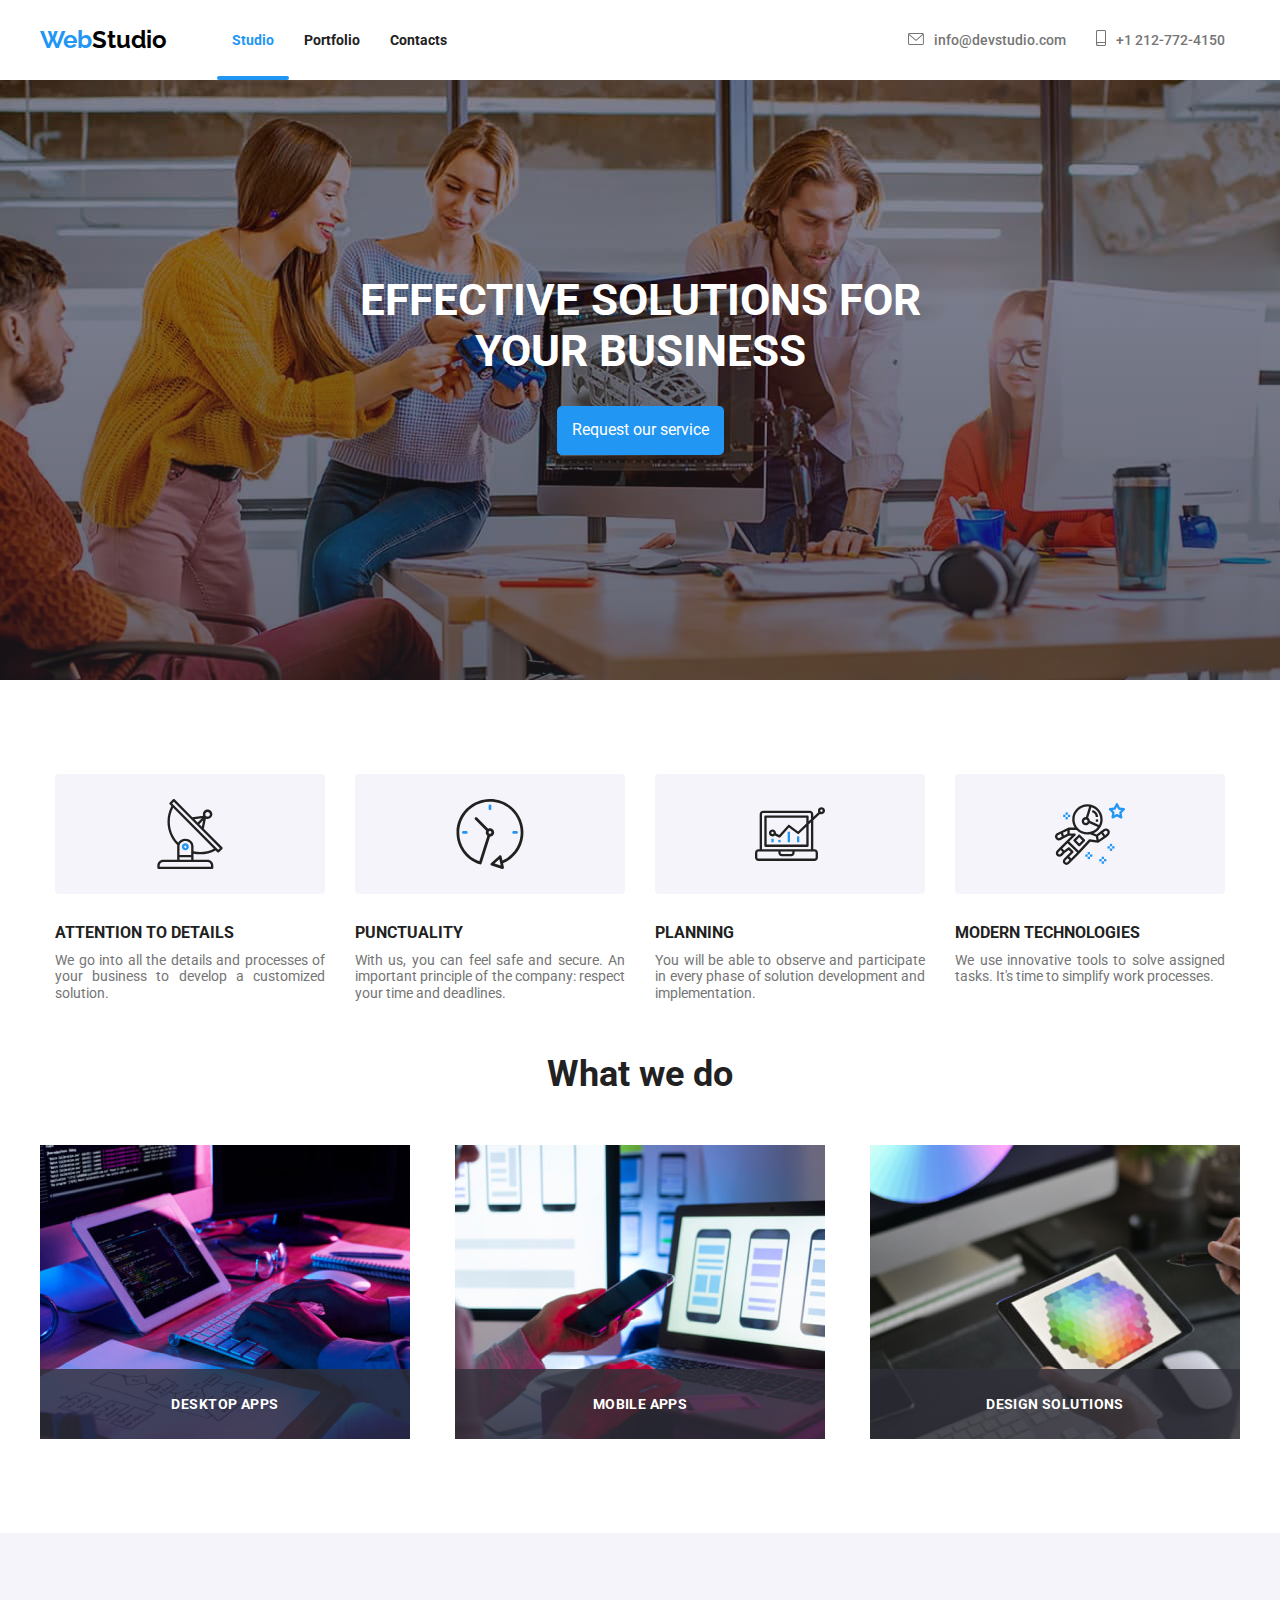
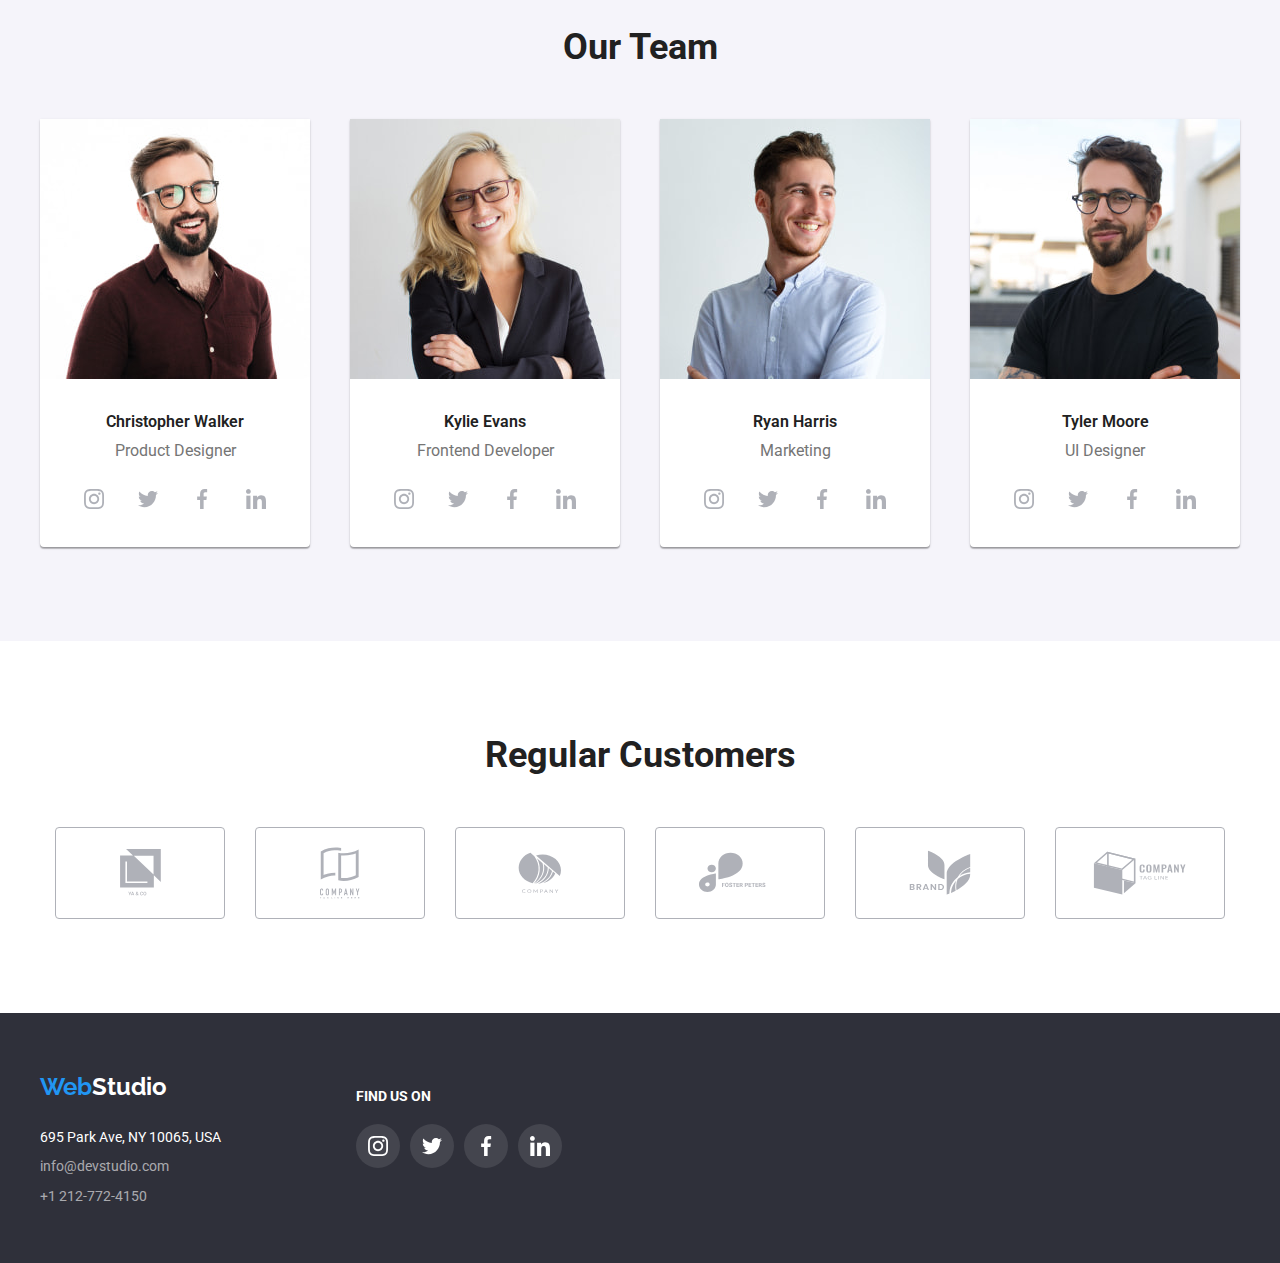
<file: index.html>
<!DOCTYPE html>
<html lang="en">
<head>
    <meta charset="UTF-8">
    <meta http-equiv="X-UA-Compatible" content="IE=edge">
    <meta name="viewport" content="width=device-width, initial-scale=1.0">
    <link rel="preconnect" href="https://fonts.googleapis.com">
    <link rel="preconnect" href="https://fonts.gstatic.com" crossorigin>
    <link href="https://fonts.googleapis.com/css2?family=Open+Sans:wght@300;400&family=Roboto:wght@300;400;500;700;900&display=swap" rel="stylesheet">
    <link href="https://fonts.googleapis.com/css2?family=Raleway:wght@700&display=swap" rel="stylesheet">
    <link rel="stylesheet" href="css/modern-normalize.css">
    <link rel="stylesheet" href="css/style.css">
    <title>WebStudio - Home Page</title>
</head>
<body>
    <header>
        <div class="nav-container">
            <div class="logo">
                <h4><a href="./index.html"><span class="primary-color">Web</span>Studio</a></h4>
            </div>
            <div class="links-container">
                    <nav class="nav-menu-links">
                        <a href="./index.html" class="item1 current">Studio</a>
                        <a href="./portfolio.html" class="item1">Portfolio</a>
                        <a href="#contact" class="item1">Contacts</a>
                    </nav>
                    <nav class="contact-details-links">
                        <a href="mailto:info@devstudio.com" class="item2">
                            <span class="nav-icon-container">
                                <svg class="nav-contact-icon1">
                                    <use href="./icons/symbol-defs.svg#icon-envelope">
                                </svg>
                            </span>
                            info@devstudio.com
                        </a>
                            <a href="tel:+1 212-772-4150" class="item2">
                                <span class="nav-icon-container">
                                    <svg class="nav-contact-icon2">
                                        <use href="./icons/symbol-defs.svg#icon-smartphone">
                                    </svg>
                                </span>
                                +1 212-772-4150
                            </a>
                    </nav>
            </div>
        </div>
        <div class="banner">
            <h1>EFFECTIVE SOLUTIONS FOR<br> YOUR BUSINESS</h1>
            <button data-modal-open class="main-btn" type="button">Request our service</button>
        </div>
    </header>
    <main>
        <section>
            <div class="about-description about-icons-margin">
                <div class="about-description-item gray-background">
                    <span class="about-icon-container">
                        <svg class="about-icon">
                            <use href="./icons/symbol-defs.svg#icon-antenna">
                        </svg>
                    </span>
                </div>
                <div class="about-description-item gray-background">
                    <span class="about-icon-container">
                        <svg class="about-icon">
                            <use href="./icons/symbol-defs.svg#icon-clock">
                        </svg>
                    </span>
                </div>
                <div class="about-description-item gray-background">
                    <span class="about-icon-container">
                        <svg class="about-icon">
                            <use href="./icons/symbol-defs.svg#icon-diagram">
                        </svg>
                    </span>
                </div>
                <div class="about-description-item gray-background">
                    <span class="about-icon-container">
                        <svg class="about-icon">
                            <use href="./icons/symbol-defs.svg#icon-astronaut">
                        </svg>
                    </span>
                </div>
            </div>
            <div class="about-description">
                <div class="about-description-item">
                    <h4>ATTENTION TO DETAILS</h4>
                    <p>We go into all the details and processes of your business to develop a customized solution.</p>
                </div>
                <div class="about-description-item">
                    <h4>PUNCTUALITY</h4>
                    <p>With us, you can feel safe and secure. An important principle of the company: respect your time and deadlines.</p>
                </div>
                <div class="about-description-item">
                    <h4>PLANNING</h4>
                    <p>You will be able to observe and participate in every phase of solution development and implementation.</p>
                </div>
                <div class="about-description-item">
                    <h4>MODERN TECHNOLOGIES</h4>
                    <p>We use innovative tools to solve assigned tasks. It's time to simplify work processes.</p>
                </div>
            </div>
        </section>
        <section>
            <div class="about-tasks">
                <h2 class="section-title">What we do</h2>
                <ul>
                    <li class="task-container">
                        <img src="./images/task/task1.jpg" width="370" alt="What we do photo">
                        <div class="task-description">
                            DESKTOP APPS
                        </div>
                    </li>
                    <li class="task-container">
                        <img src="./images/task/task2.jpg" width="370" alt="What we do photo">
                        <div class="task-description">
                            MOBILE APPS
                        </div>
                    </li>
                    <li class="task-container">
                        <img src="./images/task/task3.jpg" width="370" alt="What we do photo">
                        <div class="task-description">
                            DESIGN SOLUTIONS
                        </div>
                    </li>
                </ul>
            </div>
        </section>
        <section>
            <div class="about-us-banner">
                <h2 class="section-title">Our Team</h2>
                <ul>
                    <li>
                        <div class="column-item">
                            <img src="./images/people/person1.jpg" width="270" alt="Product Designer Photo">
                            <h4>Christopher Walker</h4>
                            <p>Product Designer</p>
                            <div class="about-social-links">
                                <ul class="social-links-icons">
                                    <a href="https://www.instagram.com">
                                        <li class="social-item-container">
                                            <svg class="social-icon">
                                                <use href="./icons/symbol-defs.svg#icon-instagram">
                                            </svg>
                                        </li>
                                    </a>
                                    <a href="https://www.twitter.com">
                                        <li class="social-item-container">
                                            <svg class="social-icon">
                                                <use href="./icons/symbol-defs.svg#icon-twitter">
                                            </svg>
                                        </li>
                                    </a>
                                    <a href="https://www.facebook.com">
                                        <li class="social-item-container">
                                            <svg class="social-icon">
                                                <use href="./icons/symbol-defs.svg#icon-facebook">
                                            </svg>
                                        </li>
                                    </a>
                                    <a href="https://www.linkedin.com">
                                        <li class="social-item-container">
                                            <svg class="social-icon">
                                                <use href="./icons/symbol-defs.svg#icon-linkedin">
                                            </svg>
                                        </li>
                                    </a>
                                </ul>
                            </div>
                        </div>
                    </li>
                    <li>
                        <div class="column-item">
                            <img src="./images/people/person2.jpg" width="270" alt="Frontend Developer Photo">
                            <h4>Kylie Evans</h4>
                            <p>Frontend Developer</p>
                            <div class="about-social-links">
                                <ul class="social-links-icons">
                                    <a href="https://www.instagram.com">
                                        <li class="social-item-container">
                                            <svg class="social-icon">
                                                <use href="./icons/symbol-defs.svg#icon-instagram">
                                            </svg>
                                        </li>
                                    </a>
                                    <a href="https://www.twitter.com">
                                        <li class="social-item-container">
                                            <svg class="social-icon">
                                                <use href="./icons/symbol-defs.svg#icon-twitter">
                                            </svg>
                                        </li>
                                    </a>
                                    <a href="https://www.facebook.com">
                                        <li class="social-item-container">
                                            <svg class="social-icon">
                                                <use href="./icons/symbol-defs.svg#icon-facebook">
                                            </svg>
                                        </li>
                                    </a>
                                    <a href="https://www.linkedin.com">
                                        <li class="social-item-container">
                                            <svg class="social-icon">
                                                <use href="./icons/symbol-defs.svg#icon-linkedin">
                                            </svg>
                                        </li>
                                    </a>
                                </ul>
                            </div>
                        </div>
                    </li>
                    <li>
                        <div class="column-item">
                            <img src="./images/people/person3.jpg" width="270" alt="Marketing Photo">
                            <h4>Ryan Harris</h4>
                            <p>Marketing</p>
                            <div class="about-social-links">
                                <ul class="social-links-icons">
                                    <a href="https://www.instagram.com">
                                        <li class="social-item-container">
                                            <svg class="social-icon">
                                                <use href="./icons/symbol-defs.svg#icon-instagram">
                                            </svg>
                                        </li>
                                    </a>
                                    <a href="https://www.twitter.com">
                                        <li class="social-item-container">
                                            <svg class="social-icon">
                                                <use href="./icons/symbol-defs.svg#icon-twitter">
                                            </svg>
                                        </li>
                                    </a>
                                    <a href="https://www.facebook.com">
                                        <li class="social-item-container">
                                            <svg class="social-icon">
                                                <use href="./icons/symbol-defs.svg#icon-facebook">
                                            </svg>
                                        </li>
                                    </a>
                                    <a href="https://www.linkedin.com">
                                        <li class="social-item-container">
                                            <svg class="social-icon">
                                                <use href="./icons/symbol-defs.svg#icon-linkedin">
                                            </svg>
                                        </li>
                                    </a>
                                </ul>
                            </div>
                        </div>
                    </li>
                    <li>
                        <div class="column-item">
                            <img src="./images/people/person4.jpg" width="270" alt="UI Designer Photo">
                            <h4>Tyler Moore</h4>
                            <p>UI Designer</p>
                            <div class="about-social-links">
                                <ul class="social-links-icons">
                                    <a href="https://www.instagram.com">
                                        <li class="social-item-container">
                                            <svg class="social-icon">
                                                <use href="./icons/symbol-defs.svg#icon-instagram">
                                            </svg>
                                        </li>
                                    </a>
                                    <a href="https://www.twitter.com">
                                        <li class="social-item-container">
                                            <svg class="social-icon">
                                                <use href="./icons/symbol-defs.svg#icon-twitter">
                                            </svg>
                                        </li>
                                    </a>
                                    <a href="https://www.facebook.com">
                                        <li class="social-item-container">
                                            <svg class="social-icon">
                                                <use href="./icons/symbol-defs.svg#icon-facebook">
                                            </svg>
                                        </li>
                                    </a>
                                    <a href="https://www.linkedin.com">
                                        <li class="social-item-container">
                                            <svg class="social-icon">
                                                <use href="./icons/symbol-defs.svg#icon-linkedin">
                                            </svg>
                                        </li>
                                    </a>
                                </ul>
                            </div>
                        </div>
                    </li>
                </ul>
            </div>
        </section>
        <section>
            <div class="regular-customers-container">
                <h2 class="section-title">Regular Customers</h2>
                <ul class="regular-customer-links">
                    <a href="#">
                        <li class="customer-icons-container">
                            <svg class="customer-social-icon1">
                                <use href="./icons/symbol-defs.svg#icon-client1">
                            </svg>
                        </li>
                    </a>
                    <a href="#">
                        <li class="customer-icons-container">
                            <svg class="customer-social-icon2">
                                <use href="./icons/symbol-defs.svg#icon-client2">
                            </svg>
                        </li>
                    </a>
                    <a href="#">
                        <li class="customer-icons-container">
                            <svg class="customer-social-icon3">
                                <use href="./icons/symbol-defs.svg#icon-client3">
                            </svg>
                        </li>
                    </a>
                    <a href="#">
                        <li class="customer-icons-container">
                            <svg class="customer-social-icon4">
                                <use href="./icons/symbol-defs.svg#icon-client4">
                            </svg>
                        </li>
                    </a>
                    <a href="#">
                        <li class="customer-icons-container">
                            <svg class="customer-social-icon5">
                                <use href="./icons/symbol-defs.svg#icon-client5">
                            </svg>
                        </li>
                    </a>
                    <a href="#">
                        <li class="customer-icons-container">
                            <svg class="customer-social-icon6">
                                <use href="./icons/symbol-defs.svg#icon-client6">
                            </svg>
                        </li>
                    </a>
                </ul>
            </div>
        </section>
    </main>
    <footer class="footer-bg">
        <div class="footer-container">
            <div class="logo-contact-wrap">
            <div class="footer-logo">
                <h4><a href="./index.html"><span class="primary-color">Web</span>Studio</a></h4>
            </div>
            <address id="contact">
            <h6>695 Park Ave, NY 10065, USA</h6>
            <p><a href="mailto:info@devstudio.com">info@devstudio.com</a></p>
            <p><a href="tel:+1 212-772-4150">+1 212-772-4150</a></p>
            </address>
            </div>
            <div class="footer-social-links-container">
                <p>FIND US ON</p>
                <ul class="footer-social-links">
                    <a href="https://www.instagram.com">
                        <li class="footer-social-item-container">
                            <svg class="footer-social-icon">
                                <use href="./icons/symbol-defs.svg#icon-instagram">
                            </svg>
                        </li>
                    </a>
                    <a href="https://www.twitter.com">
                        <li class="footer-social-item-container">
                            <svg class="footer-social-icon">
                                <use href="./icons/symbol-defs.svg#icon-twitter">
                            </svg>
                        </li>
                    </a>
                    <a href="https://www.facebook.com">
                        <li class="footer-social-item-container">
                            <svg class="footer-social-icon">
                                <use href="./icons/symbol-defs.svg#icon-facebook">
                            </svg>
                        </li>
                    </a>
                    <a href="https://www.linkedin.com">
                        <li class="footer-social-item-container">
                            <svg class="footer-social-icon">
                                <use href="./icons/symbol-defs.svg#icon-linkedin">
                            </svg>
                        </li>
                    </a>
                </ul>
            </div>
        </div>
    </footer>

<!-- Modal -->
<div class="modal is-hidden" data-modal>
    <div class="modal-content">
        <button class="close-btn" data-modal-close>&times;</button>
    </div>
</div>


    <script src="./js/modal.js"></script>

</body>
</html>
</file>
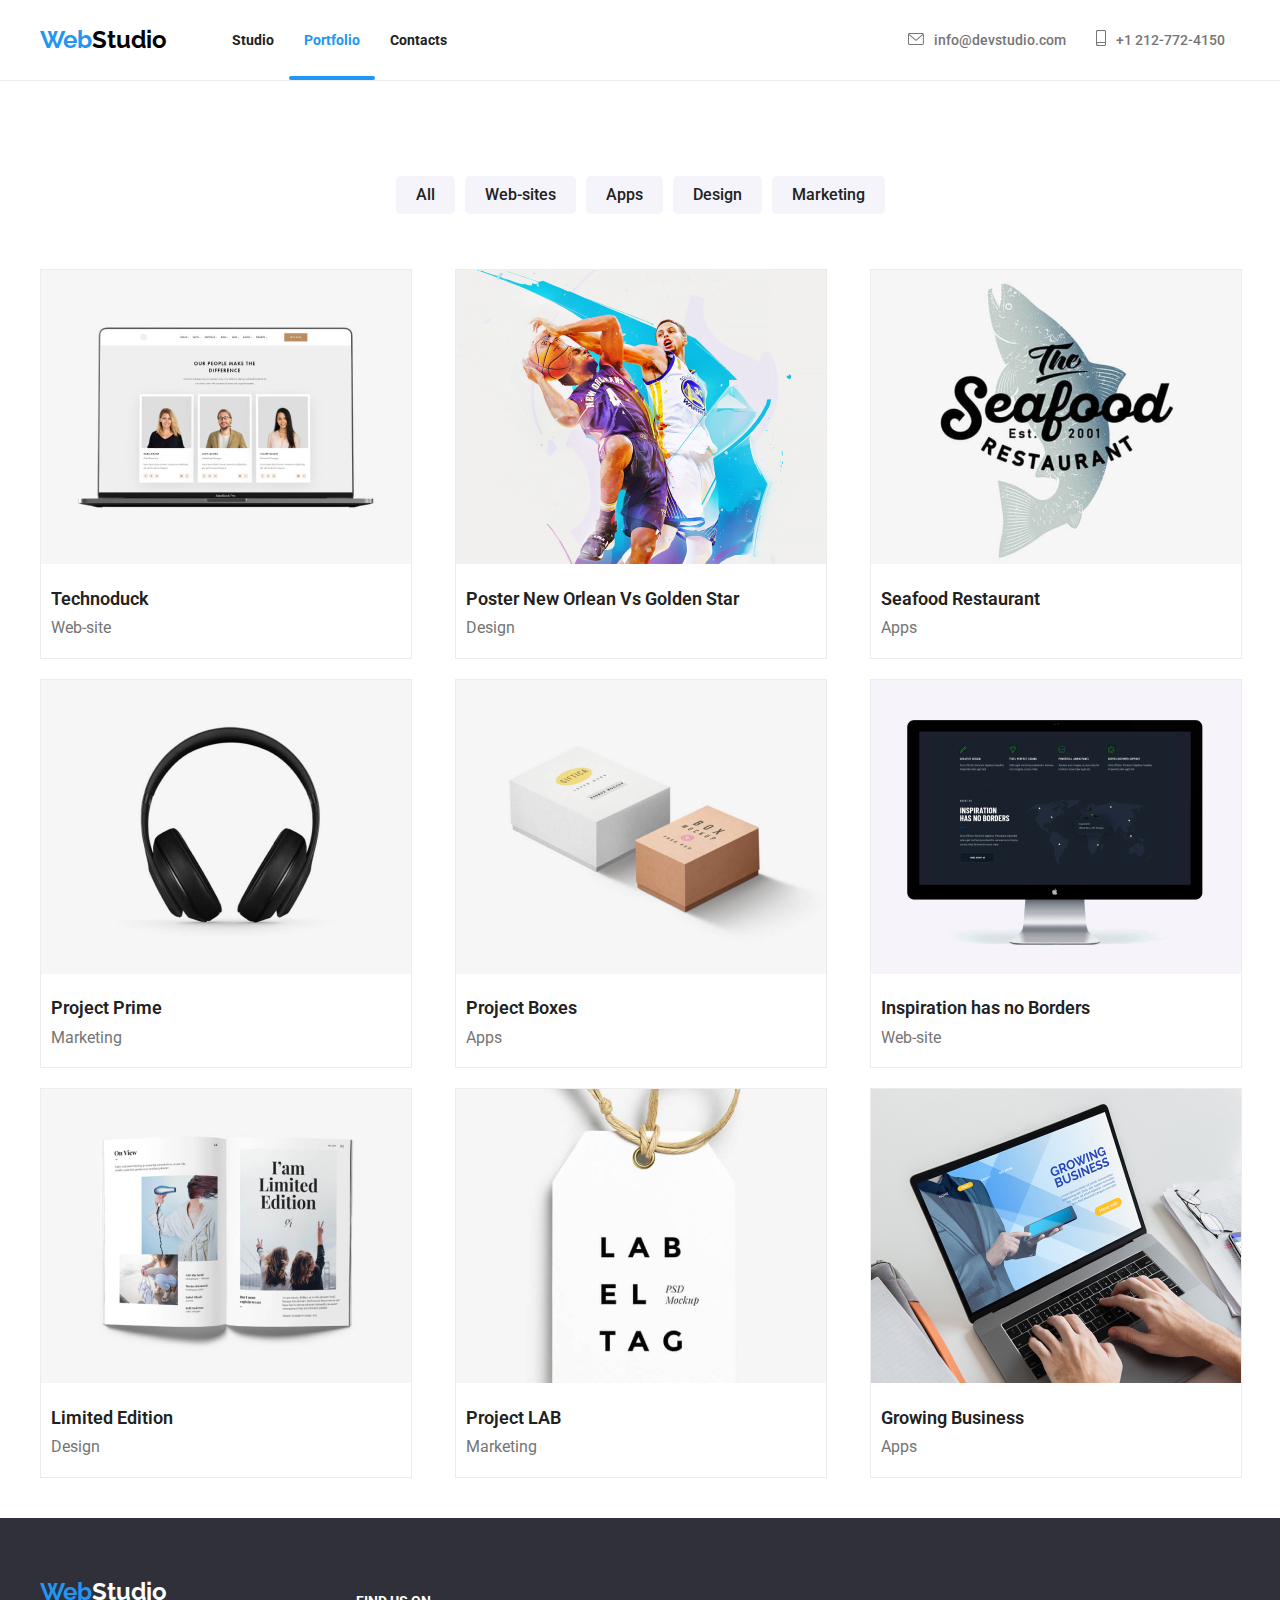
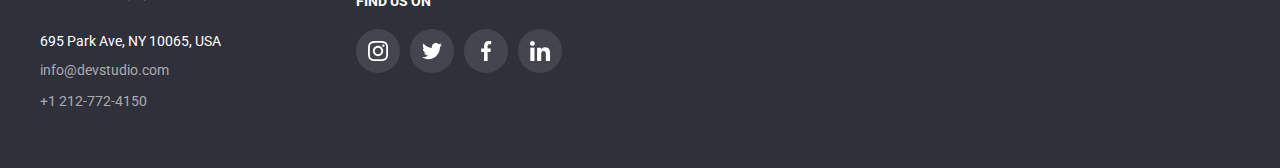
<file: portfolio.html>
<!DOCTYPE html>
<html lang="en">
<head>
    <meta charset="UTF-8">
    <meta http-equiv="X-UA-Compatible" content="IE=edge">
    <meta name="viewport" content="width=device-width, initial-scale=1.0">
    <link rel="preconnect" href="https://fonts.googleapis.com">
    <link rel="preconnect" href="https://fonts.gstatic.com" crossorigin>
    <link href="https://fonts.googleapis.com/css2?family=Open+Sans:wght@300;400&family=Roboto:wght@300;400;500;700;900&display=swap" rel="stylesheet">
    <link href="https://fonts.googleapis.com/css2?family=Raleway:wght@700&display=swap" rel="stylesheet">
    <link rel="stylesheet" href="css/modern-normalize.css">
    <link rel="stylesheet" href="css/style.css">
    <title>WebStudio - Portfolio</title>
</head>
<body>
    <header>
        <div class="nav-container">
            <div class="logo">
                <h4><a href="./index.html"><span class="primary-color">Web</span>Studio</a></h4>
            </div>
            <div class="links-container">
                    <nav class="nav-menu-links">
                        <a href="./index.html" class="item1">Studio</a>
                        <a href="./portfolio.html" class="item1 current">Portfolio</a>
                        <a href="#contact" class="item1">Contacts</a>
                    </nav>
                    <nav class="contact-details-links">
                        <a href="mailto:info@devstudio.com" class="item2">
                            <span class="nav-icon-container">
                                <svg class="nav-contact-icon1">
                                    <use href="./icons/symbol-defs.svg#icon-envelope">
                                </svg>
                            </span>
                            info@devstudio.com
                        </a>
                            <a href="tel:+1 212-772-4150" class="item2">
                                <span class="nav-icon-container">
                                    <svg class="nav-contact-icon2">
                                        <use href="./icons/symbol-defs.svg#icon-smartphone">
                                    </svg>
                                </span>
                                +1 212-772-4150
                            </a>
                    </nav>
            </div>
        </div>
    </header>
    <main>
        <section>
            <div class="portfolio-banner">
                <div class="portfolio-menu">
                    <button class="portfolio-btn" type="button">All</button>
                    <button class="portfolio-btn" type="button">Web-sites</button>
                    <button class="portfolio-btn" type="button">Apps</button>
                    <button class="portfolio-btn" type="button">Design</button>
                    <button class="portfolio-btn" type="button">Marketing</button>
                </div>
                <ul>
                    <li>
                        <div class="portfolio-column-item">
                            <div class="overlay-container">
                                <img src="./images/portfolio/port-item1.jpg" width="370" alt="Portfolio Item 1">
                                <div class="portfolio-overlay">
                                    <div class="portfolio-overlay-text">
                                        Lorem ipsum dolor sit amet consectetur adipisicing elit. Voluptatem nobis facere quod veritatis alias maxime totam odit quidem in, dolorem, quo explicabo magni animi nisi, saepe fugiat officia quisquam quaerat?
                                    </div>
                                </div>
                            </div>
                            <h4>Technoduck</h4>
                            <p>Web-site</p>
                        </div>
                    </li>
                    <li>
                        <div class="portfolio-column-item">
                            <div class="overlay-container">
                                <img src="./images/portfolio/port-item2.jpg" width="370" alt="Portfolio Item 2">
                                <div class="portfolio-overlay">
                                    <div class="portfolio-overlay-text">
                                        Lorem ipsum dolor sit amet consectetur adipisicing elit. Voluptatem nobis facere quod veritatis alias maxime totam odit quidem in, dolorem, quo explicabo magni animi nisi, saepe fugiat officia quisquam quaerat?
                                    </div>
                                </div>
                            </div>
                            <h4>Poster New Orlean Vs Golden Star</h4>
                            <p>Design</p>
                        </div>
                    </li>
                    <li>
                        <div class="portfolio-column-item">
                            <div class="overlay-container">
                                <img src="./images/portfolio/port-item3.jpg" width="370" alt="Portfolio Item 3">
                                <div class="portfolio-overlay">
                                    <div class="portfolio-overlay-text">
                                        Lorem ipsum dolor sit amet consectetur adipisicing elit. Voluptatem nobis facere quod veritatis alias maxime totam odit quidem in, dolorem, quo explicabo magni animi nisi, saepe fugiat officia quisquam quaerat?
                                    </div>
                                </div>
                            </div>
                            <h4>Seafood Restaurant</h4>
                            <p>Apps</p>
                        </div>
                    </li>
                    <li>
                        <div class="portfolio-column-item">
                            <div class="overlay-container">
                                <img src="./images/portfolio/port-item4.jpg" width="370" alt="Portfolio Item 4">
                                <div class="portfolio-overlay">
                                    <div class="portfolio-overlay-text">
                                        Lorem ipsum dolor sit amet consectetur adipisicing elit. Voluptatem nobis facere quod veritatis alias maxime totam odit quidem in, dolorem, quo explicabo magni animi nisi, saepe fugiat officia quisquam quaerat?
                                    </div>
                                </div>
                            </div>
                            <h4>Project Prime</h4>
                            <p>Marketing</p>
                        </div>
                    </li>
                    <li>
                        <div class="portfolio-column-item">
                            <div class="overlay-container">
                                <img src="./images/portfolio/port-item5.jpg" width="370" alt="Portfolio Item 5">
                                <div class="portfolio-overlay">
                                    <div class="portfolio-overlay-text">
                                        Lorem ipsum dolor sit amet consectetur adipisicing elit. Voluptatem nobis facere quod veritatis alias maxime totam odit quidem in, dolorem, quo explicabo magni animi nisi, saepe fugiat officia quisquam quaerat?
                                    </div>
                                </div>
                            </div>
                            <h4>Project Boxes</h4>
                            <p>Apps</p>
                        </div>
                    </li>
                    <li>
                        <div class="portfolio-column-item">
                            <div class="overlay-container">
                                <img src="./images/portfolio/port-item6.jpg" width="370" alt="Portfolio Item 6">
                                <div class="portfolio-overlay">
                                    <div class="portfolio-overlay-text">
                                        Lorem ipsum dolor sit amet consectetur adipisicing elit. Voluptatem nobis facere quod veritatis alias maxime totam odit quidem in, dolorem, quo explicabo magni animi nisi, saepe fugiat officia quisquam quaerat?
                                    </div>
                                </div>
                            </div>
                            <h4>Inspiration has no Borders</h4>
                            <p>Web-site</p>
                        </div>
                    </li>
                    <li>
                        <div class="portfolio-column-item">
                            <div class="overlay-container">
                                <img src="./images/portfolio/port-item7.jpg" width="370" alt="Portfolio Item 7">
                                <div class="portfolio-overlay">
                                    <div class="portfolio-overlay-text">
                                        Lorem ipsum dolor sit amet consectetur adipisicing elit. Voluptatem nobis facere quod veritatis alias maxime totam odit quidem in, dolorem, quo explicabo magni animi nisi, saepe fugiat officia quisquam quaerat?
                                    </div>
                                </div>
                            </div>
                            <h4>Limited Edition</h4>
                            <p>Design</p>
                        </div>
                    </li>
                    <li>
                        <div class="portfolio-column-item">
                            <div class="overlay-container">
                                <img src="./images/portfolio/port-item8.jpg" width="370" alt="Portfolio Item 8">
                                <div class="portfolio-overlay">
                                    <div class="portfolio-overlay-text">
                                        Lorem ipsum dolor sit amet consectetur adipisicing elit. Voluptatem nobis facere quod veritatis alias maxime totam odit quidem in, dolorem, quo explicabo magni animi nisi, saepe fugiat officia quisquam quaerat?
                                    </div>
                                </div>
                            </div>
                            <h4>Project LAB</h4>
                            <p>Marketing</p>
                        </div>
                    </li>
                    <li>
                        <div class="portfolio-column-item">
                            <div class="overlay-container">
                                <img src="./images/portfolio/port-item9.jpg" width="370" alt="Portfolio Item 9">
                                <div class="portfolio-overlay">
                                    <div class="portfolio-overlay-text">
                                        Lorem ipsum dolor sit amet consectetur adipisicing elit. Voluptatem nobis facere quod veritatis alias maxime totam odit quidem in, dolorem, quo explicabo magni animi nisi, saepe fugiat officia quisquam quaerat?
                                    </div>
                                </div>
                            </div>
                            <h4>Growing Business</h4>
                            <p>Apps</p>
                        </div>
                    </li>
                </ul>
            </div>
        </section>
    </main>
    <footer class="footer-bg">
        <div class="footer-container">
            <div class="logo-contact-wrap">
            <div class="footer-logo">
                <h4><a href="./index.html"><span class="primary-color">Web</span>Studio</a></h4>
            </div>
            <address id="contact">
            <h6>695 Park Ave, NY 10065, USA</h6>
            <p><a href="mailto:info@devstudio.com">info@devstudio.com</a></p>
            <p><a href="tel:+1 212-772-4150">+1 212-772-4150</a></p>
            </address>
            </div>
            <div class="footer-social-links-container">
                <p>FIND US ON</p>
                <ul class="footer-social-links">
                    <a href="https://www.instagram.com">
                        <li class="footer-social-item-container">
                            <svg class="footer-social-icon">
                                <use href="./icons/symbol-defs.svg#icon-instagram">
                            </svg>
                        </li>
                    </a>
                    <a href="https://www.twitter.com">
                        <li class="footer-social-item-container">
                            <svg class="footer-social-icon">
                                <use href="./icons/symbol-defs.svg#icon-twitter">
                            </svg>
                        </li>
                    </a>
                    <a href="https://www.facebook.com">
                        <li class="footer-social-item-container">
                            <svg class="footer-social-icon">
                                <use href="./icons/symbol-defs.svg#icon-facebook">
                            </svg>
                        </li>
                    </a>
                    <a href="https://www.linkedin.com">
                        <li class="footer-social-item-container">
                            <svg class="footer-social-icon">
                                <use href="./icons/symbol-defs.svg#icon-linkedin">
                            </svg>
                        </li>
                    </a>
                </ul>
            </div>
        </div>
    </footer>
</body>
</html>
</file>
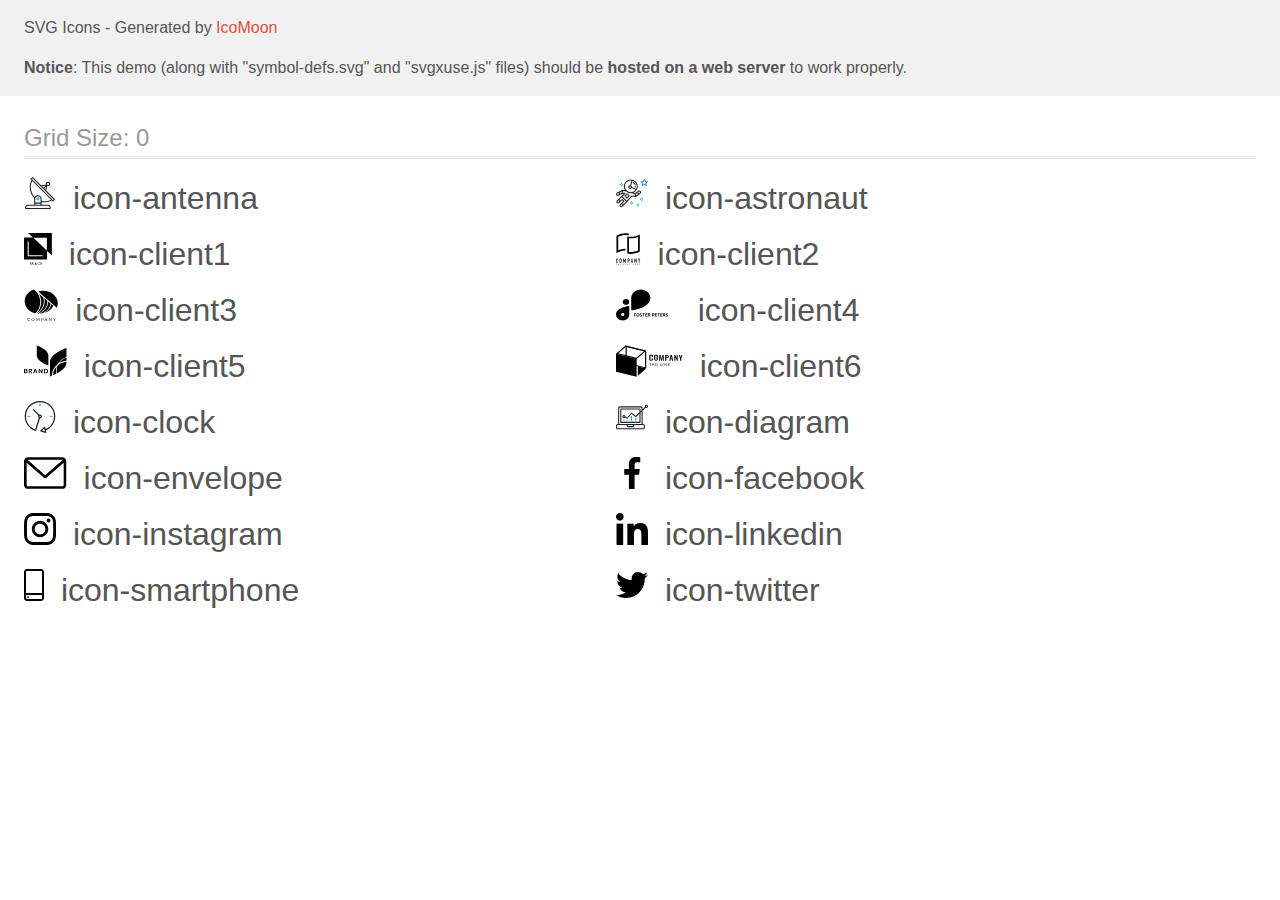
<file: icons/demo-external-svg.html>
<!doctype html>
<html>
<head>
    <title>IcoMoon - SVG Icons</title>
    <meta charset="utf-8">
    <meta name="viewport" content="width=device-width, initial-scale=1">
    <link rel="stylesheet" href="demo-files/demo.css">
    <link rel="stylesheet" href="style.css">
</head>
<body>
<header class="bgc1 clearfix">
<div class="mhl">
    <p>SVG Icons - Generated by <a href="https://icomoon.io/app">IcoMoon</a></p><p><strong>Notice</strong>: This demo (along with "symbol-defs.svg" and "svgxuse.js" files) should be <b>hosted on a web server</b> to work properly.</p>
</div>
</header>
    <div class="clearfix mhl ptl">
        <h1 class="mvm mtn fgc1">Grid Size: 0</h1>
        <div class="glyph fs1">
            <div class="clearfix pbs">
                <svg class="icon icon-antenna"><use xlink:href="symbol-defs.svg#icon-antenna"></use></svg><span class="name"> icon-antenna</span>
            </div>
        </div>
        <div class="glyph fs1">
            <div class="clearfix pbs">
                <svg class="icon icon-astronaut"><use xlink:href="symbol-defs.svg#icon-astronaut"></use></svg><span class="name"> icon-astronaut</span>
            </div>
        </div>
        <div class="glyph fs1">
            <div class="clearfix pbs">
                <svg class="icon icon-client1"><use xlink:href="symbol-defs.svg#icon-client1"></use></svg><span class="name"> icon-client1</span>
            </div>
        </div>
        <div class="glyph fs1">
            <div class="clearfix pbs">
                <svg class="icon icon-client2"><use xlink:href="symbol-defs.svg#icon-client2"></use></svg><span class="name"> icon-client2</span>
            </div>
        </div>
        <div class="glyph fs1">
            <div class="clearfix pbs">
                <svg class="icon icon-client3"><use xlink:href="symbol-defs.svg#icon-client3"></use></svg><span class="name"> icon-client3</span>
            </div>
        </div>
        <div class="glyph fs1">
            <div class="clearfix pbs">
                <svg class="icon icon-client4"><use xlink:href="symbol-defs.svg#icon-client4"></use></svg><span class="name"> icon-client4</span>
            </div>
        </div>
        <div class="glyph fs1">
            <div class="clearfix pbs">
                <svg class="icon icon-client5"><use xlink:href="symbol-defs.svg#icon-client5"></use></svg><span class="name"> icon-client5</span>
            </div>
        </div>
        <div class="glyph fs1">
            <div class="clearfix pbs">
                <svg class="icon icon-client6"><use xlink:href="symbol-defs.svg#icon-client6"></use></svg><span class="name"> icon-client6</span>
            </div>
        </div>
        <div class="glyph fs1">
            <div class="clearfix pbs">
                <svg class="icon icon-clock"><use xlink:href="symbol-defs.svg#icon-clock"></use></svg><span class="name"> icon-clock</span>
            </div>
        </div>
        <div class="glyph fs1">
            <div class="clearfix pbs">
                <svg class="icon icon-diagram"><use xlink:href="symbol-defs.svg#icon-diagram"></use></svg><span class="name"> icon-diagram</span>
            </div>
        </div>
        <div class="glyph fs1">
            <div class="clearfix pbs">
                <svg class="icon icon-envelope"><use xlink:href="symbol-defs.svg#icon-envelope"></use></svg><span class="name"> icon-envelope</span>
            </div>
        </div>
        <div class="glyph fs1">
            <div class="clearfix pbs">
                <svg class="icon icon-facebook"><use xlink:href="symbol-defs.svg#icon-facebook"></use></svg><span class="name"> icon-facebook</span>
            </div>
        </div>
        <div class="glyph fs1">
            <div class="clearfix pbs">
                <svg class="icon icon-instagram"><use xlink:href="symbol-defs.svg#icon-instagram"></use></svg><span class="name"> icon-instagram</span>
            </div>
        </div>
        <div class="glyph fs1">
            <div class="clearfix pbs">
                <svg class="icon icon-linkedin"><use xlink:href="symbol-defs.svg#icon-linkedin"></use></svg><span class="name"> icon-linkedin</span>
            </div>
        </div>
        <div class="glyph fs1">
            <div class="clearfix pbs">
                <svg class="icon icon-smartphone"><use xlink:href="symbol-defs.svg#icon-smartphone"></use></svg><span class="name"> icon-smartphone</span>
            </div>
        </div>
        <div class="glyph fs1">
            <div class="clearfix pbs">
                <svg class="icon icon-twitter"><use xlink:href="symbol-defs.svg#icon-twitter"></use></svg><span class="name"> icon-twitter</span>
            </div>
        </div>
  </div>
<script defer src="svgxuse.js"></script>
</body>
</html>
</file>
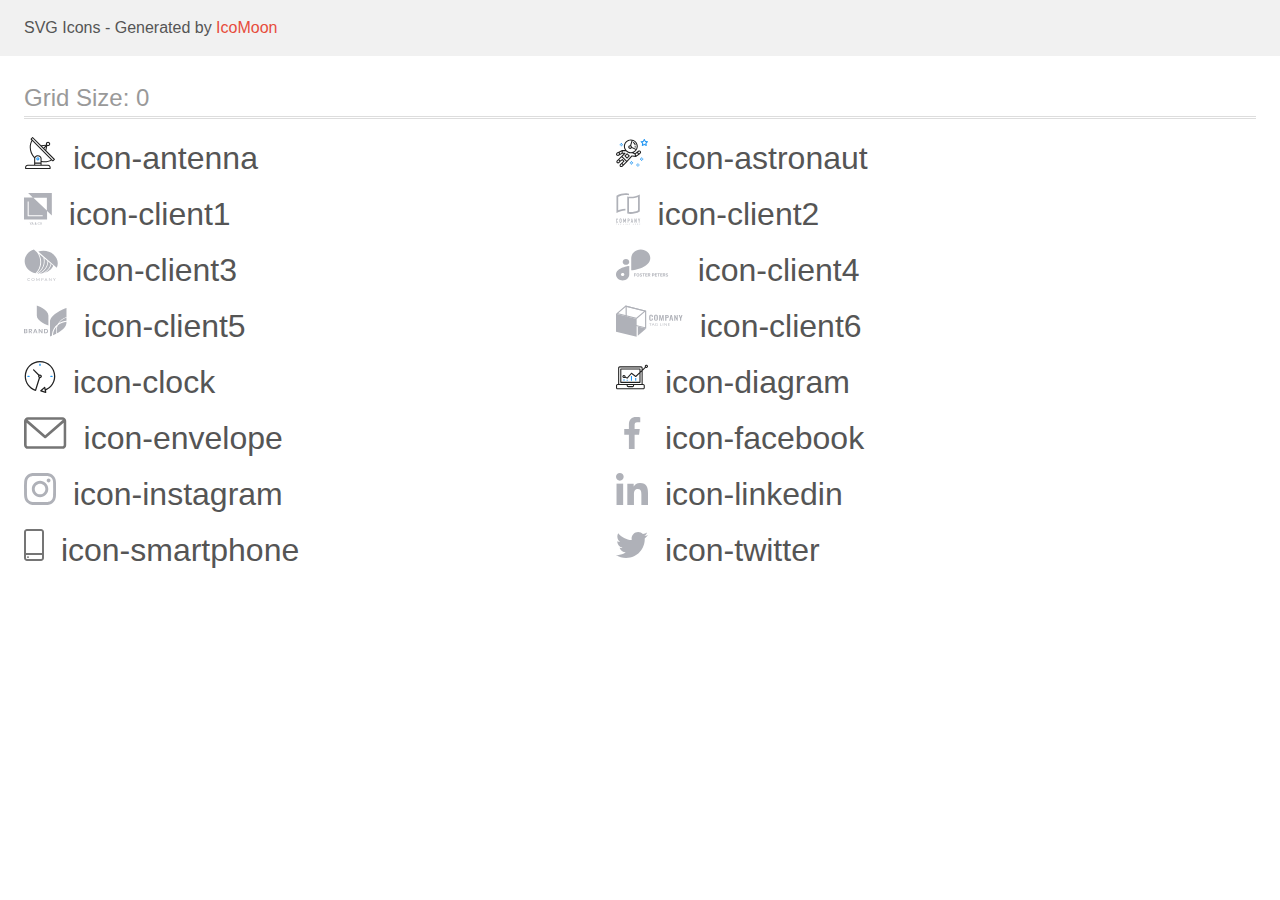
<file: icons/demo.html>
<!doctype html>
<html>
<head>
    <title>IcoMoon - SVG Icons</title>
    <meta charset="utf-8">
    <meta name="viewport" content="width=device-width, initial-scale=1">
    <link rel="stylesheet" href="demo-files/demo.css">
    <link rel="stylesheet" href="style.css">
</head>
<body>
<svg aria-hidden="true" style="position: absolute; width: 0; height: 0; overflow: hidden;" version="1.1" xmlns="http://www.w3.org/2000/svg" xmlns:xlink="http://www.w3.org/1999/xlink">
<defs>
<symbol id="icon-antenna" viewBox="0 0 32 32">
<path fill="#212121" style="fill: var(--color1, #212121)" d="M30.773 22.098l-8.443-8.505 0.937-4.615c0.242 0.094 0.499 0.144 0.758 0.146h0.006c1.192 0.014 2.17-0.941 2.184-2.133s-0.941-2.17-2.133-2.184c-1.192-0.014-2.17 0.941-2.184 2.133-0.003 0.255 0.039 0.509 0.125 0.749l-4.96 0.605-8.091-8.133c-0.099-0.101-0.235-0.159-0.377-0.16-0.14 0.001-0.274 0.056-0.373 0.155l-1.513 1.504c-0.208 0.208-0.208 0.546 0 0.754l0.814 0.826c-3.153 5.798-2.129 12.978 2.519 17.663 0.043 0.041 0.092 0.074 0.146 0.098-0.034 0.18-0.051 0.364-0.052 0.547v6.187h-6.4c-1.472 0.002-2.665 1.195-2.667 2.667v1.067c0 0.295 0.239 0.533 0.533 0.533h24.533c0.295 0 0.533-0.239 0.533-0.533v-1.067c-0.002-1.472-1.195-2.665-2.667-2.667h-6.4v-2.742c1.003 0.21 2.024 0.317 3.049 0.32 2.458-0.003 4.877-0.615 7.040-1.783l0.818 0.823c0.099 0.101 0.235 0.159 0.377 0.16 0.14-0.001 0.274-0.056 0.373-0.155l1.513-1.504c0.208-0.208 0.208-0.546 0-0.754zM23.28 6.233c0.418-0.415 1.093-0.414 1.508 0.004s0.414 1.093-0.004 1.508c-0.2 0.199-0.47 0.31-0.752 0.31h-0.003c-0.589-0.003-1.064-0.483-1.061-1.072 0.002-0.282 0.115-0.552 0.314-0.751h-0.002zM22.024 9.738l-0.598 2.946-1.175-1.182 1.774-1.763zM21.419 8.836l-1.92 1.909-1.485-1.493 3.405-0.415zM24.004 28.8c0.884 0 1.6 0.716 1.6 1.6v0.533h-23.467v-0.533c0-0.884 0.716-1.6 1.6-1.6h20.267zM16.537 26.667v1.067h-5.333v-1.067h5.333zM11.204 25.6v-4.053c0-1.294 1.196-2.347 2.667-2.347s2.667 1.053 2.667 2.347v4.053h-5.333zM17.604 23.904v-2.357c0-1.882-1.675-3.413-3.733-3.413-1.331-0.020-2.576 0.657-3.281 1.786-4.058-4.274-4.971-10.645-2.279-15.887l18.602 18.708c-2.872 1.461-6.165 1.873-9.309 1.163zM28.893 23.22l-21.057-21.181 0.755-0.752 7.935 7.98c0.004 0 0.006 0.007 0.010 0.010l13.115 13.191-0.757 0.752z"></path>
<path fill="#2196f3" style="fill: var(--color2, #2196f3)" d="M13.876 20.267h-0.005c-0.884-0.001-1.601 0.714-1.602 1.598s0.714 1.601 1.598 1.602h0.005c0.884 0.001 1.601-0.714 1.602-1.598s-0.714-1.601-1.598-1.602zM14.249 22.245c-0.1 0.1-0.236 0.156-0.378 0.155-0.295-0.002-0.532-0.242-0.531-0.536 0.001-0.141 0.057-0.276 0.157-0.375s0.233-0.154 0.373-0.155c0.295 0.002 0.532 0.241 0.53 0.536-0.001 0.141-0.057 0.276-0.157 0.375h0.005z"></path>
</symbol>
<symbol id="icon-astronaut" viewBox="0 0 32 32">
<path fill="#2196f3" style="fill: var(--color2, #2196f3)" d="M31.974 4.524c-0.063-0.193-0.229-0.333-0.43-0.363l-1.91-0.278-0.855-1.731c-0.179-0.365-0.777-0.365-0.956 0l-0.855 1.731-1.91 0.278c-0.201 0.029-0.367 0.17-0.431 0.363-0.062 0.193-0.011 0.405 0.135 0.547l1.383 1.348-0.326 1.903c-0.034 0.2 0.048 0.402 0.212 0.522 0.166 0.121 0.382 0.135 0.562 0.040l1.709-0.899 1.709 0.899c0.078 0.041 0.164 0.061 0.249 0.061 0.11 0 0.221-0.034 0.314-0.102 0.164-0.119 0.246-0.322 0.212-0.522l-0.326-1.903 1.383-1.348c0.145-0.142 0.197-0.354 0.135-0.547zM29.511 5.851c-0.125 0.122-0.183 0.299-0.153 0.472l0.191 1.114-1-0.526c-0.078-0.041-0.163-0.061-0.249-0.061s-0.17 0.020-0.249 0.061l-1.001 0.526 0.191-1.114c0.030-0.173-0.028-0.349-0.153-0.472l-0.81-0.789 1.119-0.163c0.174-0.025 0.324-0.134 0.402-0.292l0.5-1.013 0.5 1.013c0.078 0.157 0.228 0.267 0.402 0.292l1.119 0.163-0.809 0.789z"></path>
<path fill="#2196f3" style="fill: var(--color2, #2196f3)" d="M26.134 20.522h-1.067v1.067h1.067v-1.067z"></path>
<path fill="#2196f3" style="fill: var(--color2, #2196f3)" d="M26.134 22.656h-1.067v1.067h1.067v-1.067z"></path>
<path fill="#2196f3" style="fill: var(--color2, #2196f3)" d="M27.2 21.589h-1.067v1.067h1.067v-1.067z"></path>
<path fill="#2196f3" style="fill: var(--color2, #2196f3)" d="M25.067 21.589h-1.067v1.067h1.067v-1.067z"></path>
<path fill="#2196f3" style="fill: var(--color2, #2196f3)" d="M22.4 26.389h-1.067v1.067h1.067v-1.067z"></path>
<path fill="#2196f3" style="fill: var(--color2, #2196f3)" d="M22.4 28.522h-1.067v1.067h1.067v-1.067z"></path>
<path fill="#2196f3" style="fill: var(--color2, #2196f3)" d="M23.467 27.456h-1.067v1.067h1.067v-1.067z"></path>
<path fill="#2196f3" style="fill: var(--color2, #2196f3)" d="M21.333 27.456h-1.067v1.067h1.067v-1.067z"></path>
<path fill="#2196f3" style="fill: var(--color2, #2196f3)" d="M16 24.256h-1.067v1.067h1.067v-1.067z"></path>
<path fill="#2196f3" style="fill: var(--color2, #2196f3)" d="M16 26.389h-1.067v1.067h1.067v-1.067z"></path>
<path fill="#2196f3" style="fill: var(--color2, #2196f3)" d="M17.067 25.322h-1.067v1.067h1.067v-1.067z"></path>
<path fill="#2196f3" style="fill: var(--color2, #2196f3)" d="M14.933 25.322h-1.067v1.067h1.067v-1.067z"></path>
<path fill="#2196f3" style="fill: var(--color2, #2196f3)" d="M5.867 6.122h-1.067v1.067h1.067v-1.067z"></path>
<path fill="#2196f3" style="fill: var(--color2, #2196f3)" d="M5.867 8.255h-1.067v1.067h1.067v-1.067z"></path>
<path fill="#2196f3" style="fill: var(--color2, #2196f3)" d="M6.933 7.189h-1.067v1.067h1.067v-1.067z"></path>
<path fill="#2196f3" style="fill: var(--color2, #2196f3)" d="M4.8 7.189h-1.067v1.067h1.067v-1.067z"></path>
<path fill="#212121" style="fill: var(--color1, #212121)" d="M24.715 14.159c-0.287-0.388-0.709-0.637-1.188-0.705-0.481-0.068-0.956 0.058-1.34 0.352l-1.252 0.96-1.898 1.417-1.358-0.541c2.421-1.086 4.114-3.508 4.114-6.32 0-3.823-3.123-6.933-6.961-6.933s-6.961 3.11-6.961 6.933c0 1.386 0.414 2.674 1.12 3.758l-2.764-0.024c-0.002 0-0.003 0-0.005 0-0.009 0-0.015 0.004-0.023 0.005-0.053 0.002-0.105 0.013-0.155 0.031-0.013 0.005-0.026 0.008-0.038 0.013-0.006 0.003-0.013 0.003-0.019 0.006l-3.233 1.596c-0.001 0-0.001 0-0.001 0.001l-1.893 0.911c-0.021 0.009-0.042 0.021-0.063 0.035-0.755 0.502-1.012 1.489-0.598 2.295 0.22 0.429 0.595 0.745 1.056 0.889 0.178 0.055 0.359 0.083 0.539 0.083 0.29 0 0.577-0.071 0.839-0.211l1.388-0.738 2.264-1.169 1.357-0.008-5.442 5.416c-0.001 0.001-0.001 0.001-0.002 0.001l-1.339 1.333c-0.316 0.315-0.49 0.732-0.49 1.178s0.174 0.863 0.49 1.179c0.325 0.323 0.752 0.485 1.179 0.485s0.854-0.162 1.18-0.485l1.314-1.309 1.741-1.3 0.901 0.897-1.762 1.754c-0 0.001-0.001 0.001-0.002 0.001l-1.339 1.333c-0.316 0.315-0.49 0.732-0.49 1.178s0.174 0.863 0.49 1.179c0.325 0.323 0.753 0.485 1.18 0.485s0.855-0.162 1.18-0.485l3.482-3.467c0.001-0.001 0.001-0.001 0.001-0.002l1.010-1-0.004-0.004c0.006-0.006 0.015-0.009 0.022-0.015l5.166-5.658 3.471 0.494c0.025 0.004 0.050 0.005 0.075 0.005 0.065 0 0.127-0.015 0.187-0.038 0.018-0.006 0.033-0.015 0.050-0.023 0.019-0.010 0.039-0.015 0.058-0.027l3.213-2.133c0.012-0.008 0.018-0.021 0.029-0.029 0.013-0.010 0.029-0.014 0.041-0.026l1.271-1.191c0.662-0.62 0.753-1.635 0.212-2.362zM2.13 17.77c-0.173 0.093-0.37 0.111-0.558 0.052-0.187-0.058-0.338-0.186-0.427-0.358-0.161-0.314-0.068-0.695 0.214-0.902l1.314-0.632 0.449 1.312-0.992 0.528zM5.628 15.942l-1.548 0.8-0.439-1.283 2.027-1.001-0.040 1.484zM20.727 9.322c0 0.918-0.219 1.785-0.599 2.559l-4.181-1.899c-0.044-0.573-0.341-1.075-0.788-1.388l1.464-4.86c2.378 0.756 4.105 2.974 4.105 5.588zM8.938 9.322c0-3.235 2.644-5.867 5.894-5.867 0.253 0 0.5 0.021 0.745 0.052l-1.432 4.754c-0.019-0.001-0.037-0.006-0.057-0.006-1.033 0-1.873 0.837-1.873 1.867s0.84 1.867 1.873 1.867c0.694 0 1.294-0.383 1.618-0.945l3.862 1.755c-1.075 1.446-2.795 2.39-4.737 2.39-3.25 0-5.894-2.632-5.894-5.867zM14.894 10.122c0 0.441-0.362 0.8-0.806 0.8s-0.806-0.359-0.806-0.8c0-0.441 0.362-0.8 0.806-0.8s0.806 0.359 0.806 0.8zM2.465 25.146c-0.236 0.234-0.619 0.234-0.854 0.001-0.114-0.114-0.176-0.263-0.176-0.423s0.062-0.309 0.176-0.421l0.962-0.958 0.851 0.848-0.959 0.955zM5.679 28.88c-0.236 0.234-0.619 0.235-0.855 0.001-0.114-0.114-0.176-0.263-0.176-0.423s0.062-0.309 0.176-0.421l0.963-0.959 0.852 0.848-0.96 0.955zM9.16 25.411c-0.001 0-0.001 0-0.002 0.001l-1.765 1.76-0.852-0.848 1.763-1.755c0 0 0 0 0-0s0.001-0.001 0.002-0.001c0.040-0.040 0.065-0.088 0.090-0.135 0.007-0.014 0.020-0.026 0.026-0.040 0.017-0.041 0.019-0.085 0.026-0.129 0.003-0.025 0.014-0.047 0.014-0.073 0-0.036-0.013-0.070-0.020-0.106-0.006-0.032-0.006-0.065-0.019-0.095-0.020-0.050-0.055-0.094-0.091-0.138-0.010-0.012-0.014-0.027-0.025-0.038 0 0 0 0-0.001 0s-0.001-0.002-0.001-0.002l-1.607-1.6c-0.017-0.017-0.039-0.024-0.058-0.038-0.028-0.022-0.055-0.042-0.087-0.058-0.030-0.015-0.061-0.024-0.093-0.033-0.034-0.010-0.067-0.017-0.103-0.020-0.033-0.002-0.063 0.001-0.095 0.005-0.036 0.004-0.069 0.009-0.104 0.020-0.034 0.011-0.063 0.027-0.094 0.045-0.020 0.011-0.042 0.015-0.061 0.029l-1.773 1.324-0.901-0.897 2.399-2.386 4.361 4.289-0.928 0.919zM15.979 18.394c-0.015-0.002-0.030 0.004-0.045 0.003-0.039-0.002-0.076 0.001-0.115 0.007-0.030 0.005-0.059 0.011-0.088 0.021-0.034 0.012-0.065 0.028-0.097 0.047-0.030 0.018-0.057 0.037-0.083 0.061-0.013 0.011-0.028 0.017-0.040 0.029l-4.698 5.146-4.328-4.257 2.833-2.818c0.209-0.208 0.21-0.546 0.002-0.755-0.105-0.105-0.243-0.157-0.381-0.156v-0.001l-2.219 0.013 0.028-1.607 3.104 0.027c1.265 1.294 3.029 2.101 4.981 2.101 0.437 0 0.864-0.045 1.279-0.123 0.040 0.032 0.079 0.065 0.13 0.085l2.41 0.96 0.152 0.758 0.178 0.885-3.003-0.427zM20.020 18.572l-0.313-1.558 1.446-1.080 0.947 1.257-2.080 1.381zM23.774 15.741l-0.838 0.785-0.931-1.236 0.831-0.637c0.155-0.119 0.351-0.168 0.543-0.143 0.193 0.027 0.364 0.128 0.48 0.284 0.217 0.292 0.18 0.699-0.085 0.947z"></path>
<path fill="#212121" style="fill: var(--color1, #212121)" d="M13.602 18.544l-2.143-2.133c-0.207-0.207-0.545-0.207-0.753 0l-2.142 2.133c-0.1 0.101-0.157 0.236-0.157 0.378s0.056 0.278 0.157 0.378l2.142 2.133c0.104 0.103 0.241 0.155 0.377 0.155s0.273-0.052 0.376-0.155l2.143-2.133c0.1-0.1 0.157-0.236 0.157-0.378s-0.057-0.278-0.157-0.378zM11.083 20.303l-1.387-1.381 1.387-1.381 1.387 1.381-1.387 1.381z"></path>
<path fill="#212121" style="fill: var(--color1, #212121)" d="M17.164 5.071l-0.258 1.036c0.071 0.018 1.738 0.452 1.738 2.149h1.067c-0-2.017-1.666-2.965-2.547-3.185z"></path>
<path fill="#212121" style="fill: var(--color1, #212121)" d="M19.711 9.322h-1.067v1.067h1.067v-1.067z"></path>
</symbol>
<symbol id="icon-client1" viewBox="0 0 28 32">
<path fill="#afb1b8" style="fill: var(--color3, #afb1b8)" d="M4.085 0l4.771 4.517-8.856-0.005v21.915h23.149v-8.379l4.766 4.512v-22.559h-23.83zM22.939 17.517l-13.528-12.807h13.528v12.807zM18.739 23.221h-15.076v-14.739h1.066v13.741h14.010v0.998zM7.223 29.344l-0.557 1.147-0.557-1.147h-0.467l0.813 1.529v0.891h0.422v-0.891l0.811-1.529h-0.465zM7.923 31.764l0.196-0.563h0.938l0.198 0.563h0.439l-0.916-2.42h-0.377l-0.914 2.42h0.437zM8.588 29.858l0.351 1.004h-0.701l0.351-1.004zM10.805 30.804c-0.061 0.093-0.091 0.196-0.091 0.307 0 0.204 0.072 0.37 0.214 0.497 0.144 0.126 0.336 0.189 0.575 0.189s0.445-0.065 0.618-0.194l0.136 0.161h0.469l-0.356-0.421c0.14-0.191 0.209-0.435 0.209-0.733h-0.351c0 0.163-0.034 0.311-0.101 0.444l-0.467-0.552 0.165-0.12c0.116-0.084 0.2-0.168 0.251-0.253 0.051-0.085 0.076-0.178 0.076-0.279 0-0.153-0.056-0.281-0.17-0.384-0.112-0.104-0.256-0.156-0.432-0.156-0.195 0-0.35 0.055-0.465 0.166-0.115 0.11-0.173 0.259-0.173 0.449 0 0.078 0.018 0.158 0.055 0.241 0.038 0.083 0.104 0.184 0.198 0.303-0.18 0.129-0.3 0.24-0.361 0.334zM11.897 31.339c-0.119 0.091-0.246 0.136-0.382 0.136-0.121 0-0.217-0.035-0.289-0.105s-0.108-0.161-0.108-0.273c0-0.13 0.067-0.245 0.2-0.346l0.052-0.037 0.529 0.623zM11.463 30.267c-0.114-0.141-0.171-0.258-0.171-0.351 0-0.081 0.023-0.148 0.070-0.201s0.109-0.080 0.188-0.080c0.073 0 0.133 0.023 0.181 0.068 0.048 0.044 0.072 0.098 0.072 0.161 0 0.095-0.034 0.173-0.103 0.234l-0.052 0.042-0.184 0.126zM15.403 31.581c0.166-0.145 0.262-0.347 0.286-0.605h-0.419c-0.022 0.173-0.075 0.296-0.158 0.371s-0.207 0.111-0.372 0.111c-0.181 0-0.318-0.069-0.412-0.206-0.093-0.137-0.14-0.337-0.14-0.598v-0.214c0.002-0.258 0.052-0.454 0.15-0.587 0.099-0.134 0.239-0.201 0.422-0.201 0.157 0 0.277 0.039 0.357 0.116 0.082 0.076 0.133 0.202 0.153 0.376h0.419c-0.027-0.265-0.121-0.47-0.284-0.615s-0.378-0.218-0.645-0.218c-0.198 0-0.373 0.047-0.525 0.141-0.151 0.094-0.267 0.228-0.347 0.402s-0.121 0.375-0.121 0.603v0.226c0.003 0.223 0.045 0.418 0.125 0.587s0.193 0.299 0.339 0.391c0.147 0.091 0.317 0.136 0.51 0.136 0.276 0 0.497-0.072 0.663-0.216zM17.875 31.242c0.082-0.18 0.123-0.388 0.123-0.625v-0.135c-0.001-0.236-0.043-0.443-0.126-0.62-0.083-0.178-0.201-0.315-0.354-0.409-0.152-0.095-0.326-0.143-0.524-0.143s-0.372 0.048-0.525 0.145c-0.152 0.095-0.27 0.233-0.354 0.414-0.083 0.181-0.125 0.389-0.125 0.625v0.136c0.001 0.232 0.043 0.436 0.126 0.613 0.084 0.177 0.203 0.314 0.356 0.411 0.154 0.095 0.329 0.143 0.525 0.143 0.198 0 0.373-0.048 0.525-0.143 0.153-0.096 0.27-0.234 0.352-0.412zM17.424 29.874c0.102 0.143 0.153 0.349 0.153 0.617v0.126c0 0.273-0.050 0.48-0.151 0.622-0.1 0.142-0.243 0.213-0.429 0.213-0.184 0-0.328-0.073-0.432-0.218-0.103-0.145-0.155-0.351-0.155-0.617v-0.14c0.002-0.26 0.054-0.462 0.156-0.603 0.103-0.143 0.245-0.214 0.427-0.214 0.186 0 0.33 0.072 0.43 0.214z"></path>
</symbol>
<symbol id="icon-client2" viewBox="0 0 25 32">
<path fill="#afb1b8" style="fill: var(--color3, #afb1b8)" d="M10.531 1.806h-0.084c-0.129-0.008-0.258-0.011-0.388-0.014v0h-0.28c-0.244 0-0.494 0.006-0.741 0.019-0.019-0.001-0.037-0.001-0.056 0-2.243 0.127-4.44 0.688-6.471 1.651l-0.266 0.128v13.625l0.623-0.211c0.546-0.188 1.129-0.357 1.731-0.513 1.629-0.418 3.301-0.64 4.982-0.662v1.79c-0.223 0.002-0.439 0.008-0.655 0.019h-0.051c-1.294 0.071-2.577 0.268-3.833 0.588-1.59 0.398-3.124 0.996-4.566 1.779v-17.475c1.497-0.873 3.11-1.529 4.79-1.948 1.475-0.381 2.992-0.576 4.515-0.582h0.263c0.314 0.008 0.621 0.022 0.909 0.044 0.759 0.053 1.511 0.173 2.249 0.358v1.762c-0.717-0.167-1.445-0.277-2.179-0.329-0.015-0.001-0.030-0.003-0.045-0.004-0.152-0.013-0.304-0.026-0.446-0.026zM13.633 3.607c0.391 0.030 0.796 0.044 1.205 0.044 1.601-0.006 3.195-0.21 4.747-0.609 1.589-0.4 3.123-0.998 4.564-1.781v17.163c-1.498 0.873-3.111 1.529-4.792 1.948-1.475 0.379-2.992 0.574-4.515 0.581-1.154 0.009-2.304-0.126-3.425-0.404v-17.275c0.265 0.061 0.537 0.117 0.814 0.164 0.455 0.077 0.934 0.133 1.401 0.167zM22.367 3.74l-0.623 0.21c-0.573 0.192-1.15 0.365-1.731 0.518-1.691 0.434-3.428 0.657-5.173 0.663-0.406 0-0.78-0.011-1.141-0.034l-0.497-0.033v14.017l0.427 0.038c0.395 0.034 0.803 0.052 1.214 0.052 1.374-0.006 2.743-0.183 4.074-0.527 1.096-0.275 2.162-0.658 3.184-1.144l0.266-0.128v-13.63z"></path>
<path fill="#afb1b8" style="fill: var(--color3, #afb1b8)" d="M1.684 25.977c-0.090-0.093-0.197-0.166-0.317-0.214s-0.247-0.071-0.376-0.066c-0.137-0.002-0.273 0.024-0.4 0.075-0.117 0.046-0.222 0.116-0.311 0.205s-0.156 0.196-0.201 0.313c-0.049 0.123-0.073 0.254-0.072 0.387v2.335c-0.006 0.165 0.026 0.328 0.092 0.479 0.055 0.12 0.135 0.226 0.233 0.313 0.093 0.079 0.203 0.135 0.321 0.166 0.114 0.032 0.231 0.048 0.349 0.049 0.13 0.001 0.259-0.027 0.377-0.081 0.117-0.051 0.222-0.124 0.311-0.216 0.087-0.091 0.156-0.197 0.204-0.313 0.050-0.118 0.075-0.244 0.075-0.372v-0.261h-0.61v0.208c0.002 0.071-0.010 0.142-0.036 0.208-0.020 0.050-0.050 0.095-0.089 0.131-0.038 0.031-0.081 0.053-0.128 0.067-0.041 0.014-0.084 0.021-0.128 0.022-0.054 0.006-0.11-0.002-0.16-0.024s-0.094-0.057-0.126-0.101c-0.058-0.094-0.086-0.203-0.081-0.313v-2.177c-0.004-0.121 0.022-0.241 0.075-0.349 0.032-0.049 0.077-0.089 0.129-0.114s0.112-0.034 0.17-0.027c0.053-0.002 0.105 0.009 0.152 0.032s0.089 0.057 0.12 0.099c0.068 0.090 0.104 0.2 0.101 0.313v0.202h0.604v-0.238c0.001-0.14-0.024-0.278-0.075-0.408-0.045-0.122-0.114-0.234-0.204-0.329z"></path>
<path fill="#afb1b8" style="fill: var(--color3, #afb1b8)" d="M5.31 25.95c-0.195-0.164-0.44-0.255-0.694-0.257-0.124 0-0.248 0.023-0.364 0.066-0.119 0.042-0.228 0.107-0.322 0.191-0.101 0.091-0.182 0.202-0.237 0.327-0.061 0.143-0.092 0.297-0.089 0.452v2.239c-0.004 0.158 0.026 0.314 0.089 0.459 0.055 0.12 0.136 0.227 0.237 0.313 0.093 0.087 0.203 0.154 0.322 0.197 0.117 0.043 0.24 0.065 0.364 0.066s0.248-0.023 0.364-0.066c0.121-0.044 0.233-0.111 0.33-0.197 0.097-0.087 0.176-0.194 0.23-0.313 0.063-0.145 0.093-0.301 0.089-0.459v-2.239c0.003-0.155-0.027-0.31-0.089-0.452-0.054-0.123-0.133-0.235-0.23-0.327zM5.025 28.969c0.005 0.060-0.003 0.12-0.024 0.176s-0.054 0.107-0.097 0.148c-0.081 0.068-0.182 0.105-0.287 0.105s-0.207-0.037-0.287-0.105c-0.043-0.041-0.076-0.092-0.097-0.148s-0.029-0.116-0.024-0.176v-2.239c-0.005-0.060 0.003-0.12 0.024-0.176s0.054-0.107 0.097-0.148c0.081-0.068 0.182-0.105 0.287-0.105s0.207 0.037 0.287 0.105c0.043 0.041 0.076 0.092 0.097 0.148s0.029 0.116 0.024 0.176v2.239z"></path>
<path fill="#afb1b8" style="fill: var(--color3, #afb1b8)" d="M10.072 29.969v-4.239h-0.587l-0.771 2.244h-0.011l-0.777-2.244h-0.581v4.239h0.606v-2.579h0.011l0.593 1.823h0.302l0.598-1.823h0.011v2.579h0.606z"></path>
<path fill="#afb1b8" style="fill: var(--color3, #afb1b8)" d="M13.513 26.027c-0.093-0.105-0.211-0.184-0.343-0.232-0.142-0.046-0.29-0.068-0.439-0.066h-0.9v4.239h0.604v-1.656h0.311c0.188 0.009 0.376-0.031 0.545-0.116 0.137-0.076 0.252-0.188 0.332-0.324 0.070-0.113 0.117-0.238 0.139-0.369 0.024-0.16 0.035-0.321 0.033-0.482 0.006-0.204-0.014-0.407-0.059-0.606-0.040-0.147-0.117-0.281-0.223-0.39zM13.201 27.319c-0.003 0.077-0.022 0.152-0.056 0.221-0.035 0.065-0.089 0.117-0.156 0.149-0.089 0.040-0.187 0.058-0.285 0.053h-0.275v-1.441h0.311c0.094-0.005 0.187 0.014 0.272 0.053 0.062 0.036 0.112 0.091 0.142 0.157 0.033 0.074 0.051 0.155 0.053 0.236 0 0.089 0 0.183 0 0.282s0.006 0.2 0 0.291h-0.006z"></path>
<path fill="#afb1b8" style="fill: var(--color3, #afb1b8)" d="M16.374 25.73h-0.495l-0.934 4.239h0.604l0.177-0.911h0.823l0.177 0.911h0.604l-0.957-4.239zM15.817 28.481l0.297-1.537h0.011l0.296 1.537h-0.604z"></path>
<path fill="#afb1b8" style="fill: var(--color3, #afb1b8)" d="M20.277 28.284h-0.011l-0.912-2.554h-0.581v4.239h0.604v-2.549h0.012l0.923 2.549h0.568v-4.239h-0.604v2.554z"></path>
<path fill="#afb1b8" style="fill: var(--color3, #afb1b8)" d="M23.968 25.73l-0.486 1.685h-0.012l-0.486-1.685h-0.64l0.83 2.447v1.792h0.604v-1.792l0.83-2.447h-0.64z"></path>
<path fill="#afb1b8" style="fill: var(--color3, #afb1b8)" d="M0 31.166h0.291v0.817h0.198v-0.817h0.29v-0.167h-0.778v0.167z"></path>
<path fill="#afb1b8" style="fill: var(--color3, #afb1b8)" d="M2.447 30.998l-0.381 0.984h0.21l0.081-0.224h0.392l0.084 0.224h0.215l-0.391-0.984h-0.21zM2.416 31.593l0.134-0.365 0.134 0.365h-0.268z"></path>
<path fill="#afb1b8" style="fill: var(--color3, #afb1b8)" d="M4.866 31.62h0.227v0.127c-0.066 0.053-0.149 0.082-0.234 0.083-0.040 0.002-0.079-0.005-0.116-0.021s-0.068-0.041-0.093-0.072c-0.052-0.075-0.078-0.165-0.073-0.257 0-0.219 0.095-0.329 0.283-0.329 0.050-0.005 0.099 0.008 0.14 0.037s0.070 0.071 0.082 0.12l0.195-0.038c-0.042-0.192-0.181-0.289-0.417-0.289-0.127-0.003-0.25 0.042-0.344 0.127-0.050 0.049-0.088 0.108-0.112 0.174s-0.034 0.135-0.029 0.205c-0.006 0.135 0.039 0.267 0.126 0.369 0.048 0.050 0.107 0.088 0.171 0.113s0.134 0.035 0.203 0.031c0.154 0.004 0.304-0.052 0.417-0.157v-0.388h-0.427v0.166z"></path>
<path fill="#afb1b8" style="fill: var(--color3, #afb1b8)" d="M7.337 30.998h-0.199v0.984h0.69v-0.167h-0.49v-0.817z"></path>
<path fill="#afb1b8" style="fill: var(--color3, #afb1b8)" d="M9.426 30.998h-0.199v0.984h0.199v-0.984z"></path>
<path fill="#afb1b8" style="fill: var(--color3, #afb1b8)" d="M11.469 31.656l-0.403-0.657h-0.193v0.984h0.185v-0.643l0.395 0.643h0.198v-0.984h-0.182v0.657z"></path>
<path fill="#afb1b8" style="fill: var(--color3, #afb1b8)" d="M13.315 31.549h0.49v-0.167h-0.49v-0.216h0.528v-0.167h-0.727v0.984h0.747v-0.167h-0.548v-0.266z"></path>
<path fill="#afb1b8" style="fill: var(--color3, #afb1b8)" d="M17.792 31.387h-0.388v-0.388h-0.198v0.984h0.198v-0.43h0.388v0.43h0.198v-0.984h-0.198v0.388z"></path>
<path fill="#afb1b8" style="fill: var(--color3, #afb1b8)" d="M19.649 31.549h0.492v-0.167h-0.492v-0.216h0.529v-0.167h-0.727v0.984h0.746v-0.167h-0.548v-0.266z"></path>
<path fill="#afb1b8" style="fill: var(--color3, #afb1b8)" d="M22.168 31.549c0.171-0.027 0.258-0.117 0.258-0.274 0.005-0.042-0.001-0.084-0.018-0.123s-0.044-0.072-0.078-0.096c-0.089-0.045-0.189-0.065-0.288-0.058h-0.417v0.984h0.198v-0.412h0.039c0.042-0.003 0.084 0.005 0.123 0.022 0.029 0.018 0.053 0.043 0.070 0.072l0.215 0.313h0.237l-0.12-0.192c-0.053-0.095-0.128-0.176-0.218-0.236zM21.969 31.413h-0.146v-0.247h0.156c0.068-0.005 0.136 0.002 0.201 0.023 0.014 0.013 0.026 0.029 0.033 0.046s0.011 0.037 0.010 0.056c-0.001 0.019-0.006 0.038-0.015 0.055s-0.022 0.032-0.037 0.043c-0.065 0.020-0.133 0.028-0.201 0.023z"></path>
<path fill="#afb1b8" style="fill: var(--color3, #afb1b8)" d="M24.067 31.549h0.49v-0.167h-0.49v-0.216h0.529v-0.167h-0.729v0.984h0.747v-0.167h-0.548v-0.266z"></path>
</symbol>
<symbol id="icon-client3" viewBox="0 0 34 32">
<path fill="#afb1b8" style="fill: var(--color3, #afb1b8)" d="M5.643 31.315c0.012 0 0.024 0.003 0.035 0.007s0.021 0.011 0.029 0.018l0.166 0.159c-0.129 0.129-0.288 0.231-0.467 0.302-0.21 0.076-0.435 0.113-0.663 0.108-0.214 0.004-0.426-0.031-0.623-0.101-0.178-0.065-0.338-0.162-0.469-0.285-0.134-0.128-0.237-0.278-0.303-0.44-0.073-0.182-0.108-0.373-0.106-0.565-0.003-0.193 0.036-0.386 0.114-0.567 0.073-0.164 0.182-0.314 0.322-0.44 0.142-0.124 0.312-0.222 0.499-0.287 0.205-0.069 0.422-0.103 0.642-0.101 0.204-0.004 0.407 0.027 0.596 0.092 0.165 0.062 0.316 0.148 0.447 0.255l-0.139 0.17c-0.010 0.012-0.022 0.022-0.035 0.031-0.016 0.010-0.036 0.014-0.056 0.013-0.022-0.001-0.042-0.008-0.060-0.018l-0.075-0.045-0.104-0.058c-0.045-0.021-0.091-0.040-0.139-0.056-0.062-0.019-0.125-0.034-0.189-0.045-0.082-0.013-0.164-0.019-0.247-0.018-0.158-0.002-0.315 0.024-0.461 0.076-0.136 0.048-0.26 0.121-0.361 0.213-0.104 0.098-0.183 0.214-0.235 0.339-0.058 0.144-0.087 0.295-0.085 0.448-0.002 0.155 0.026 0.309 0.085 0.455 0.051 0.125 0.129 0.239 0.231 0.338 0.095 0.092 0.213 0.163 0.345 0.209 0.136 0.049 0.281 0.073 0.428 0.072 0.085 0.001 0.17-0.004 0.253-0.014 0.137-0.015 0.268-0.056 0.384-0.121 0.058-0.033 0.113-0.071 0.164-0.112 0.021-0.018 0.049-0.028 0.079-0.029z"></path>
<path fill="#afb1b8" style="fill: var(--color3, #afb1b8)" d="M10.441 30.517c0.003 0.192-0.035 0.382-0.112 0.561-0.068 0.163-0.174 0.311-0.313 0.436s-0.306 0.222-0.491 0.286c-0.407 0.135-0.856 0.135-1.263 0-0.184-0.065-0.35-0.163-0.488-0.287-0.138-0.127-0.246-0.276-0.316-0.44-0.15-0.364-0.15-0.761 0-1.125 0.071-0.164 0.178-0.314 0.316-0.442 0.139-0.12 0.305-0.214 0.488-0.276 0.406-0.137 0.857-0.137 1.263 0 0.185 0.065 0.351 0.163 0.49 0.287 0.137 0.125 0.243 0.273 0.314 0.435 0.077 0.181 0.115 0.372 0.112 0.565zM10.005 30.517c0.003-0.153-0.023-0.306-0.079-0.451-0.047-0.125-0.122-0.239-0.222-0.338-0.097-0.093-0.217-0.166-0.351-0.213-0.296-0.099-0.623-0.099-0.918 0-0.134 0.047-0.254 0.12-0.351 0.213-0.101 0.097-0.178 0.212-0.224 0.338-0.106 0.294-0.106 0.609 0 0.903 0.047 0.125 0.123 0.24 0.224 0.338 0.098 0.092 0.217 0.164 0.351 0.211 0.296 0.096 0.622 0.096 0.918 0 0.134-0.047 0.254-0.119 0.351-0.211 0.1-0.098 0.175-0.213 0.222-0.338 0.056-0.145 0.082-0.298 0.079-0.451z"></path>
<path fill="#afb1b8" style="fill: var(--color3, #afb1b8)" d="M13.715 30.99l0.044 0.101c0.017-0.036 0.031-0.069 0.048-0.101 0.016-0.034 0.034-0.067 0.054-0.099l1.062-1.677c0.021-0.029 0.039-0.047 0.060-0.052 0.028-0.007 0.058-0.011 0.087-0.009h0.314v2.727h-0.372v-2.005c0-0.025 0-0.054 0-0.085-0.002-0.031-0.002-0.063 0-0.094l-1.068 1.7c-0.014 0.026-0.035 0.047-0.062 0.062s-0.059 0.023-0.091 0.023h-0.060c-0.032 0-0.064-0.007-0.091-0.022s-0.049-0.037-0.062-0.062l-1.099-1.711c0 0.032 0 0.065 0 0.097s0 0.061 0 0.087v2.005h-0.359v-2.722h0.314c0.029-0.002 0.059 0.002 0.087 0.009 0.026 0.011 0.046 0.030 0.058 0.052l1.084 1.678c0.021 0.031 0.039 0.064 0.054 0.097z"></path>
<path fill="#afb1b8" style="fill: var(--color3, #afb1b8)" d="M17.71 30.855v1.021h-0.415v-2.723h0.926c0.175-0.003 0.349 0.017 0.517 0.060 0.134 0.033 0.259 0.091 0.366 0.17 0.092 0.074 0.163 0.165 0.208 0.267 0.049 0.111 0.073 0.229 0.071 0.348 0.002 0.119-0.024 0.238-0.077 0.348-0.050 0.104-0.127 0.198-0.224 0.272-0.107 0.082-0.232 0.143-0.368 0.18-0.162 0.045-0.331 0.066-0.501 0.063l-0.503-0.007zM17.71 30.562h0.503c0.109 0.001 0.218-0.013 0.322-0.042 0.086-0.025 0.165-0.065 0.233-0.117 0.062-0.050 0.111-0.112 0.141-0.18 0.034-0.073 0.051-0.151 0.050-0.229 0.005-0.076-0.009-0.151-0.042-0.222s-0.082-0.134-0.145-0.186c-0.159-0.108-0.358-0.16-0.559-0.146h-0.503v1.122z"></path>
<path fill="#afb1b8" style="fill: var(--color3, #afb1b8)" d="M23.294 31.88h-0.328c-0.033 0.001-0.065-0.008-0.091-0.025-0.024-0.017-0.042-0.039-0.054-0.063l-0.282-0.659h-1.419l-0.293 0.659c-0.011 0.024-0.029 0.045-0.052 0.061-0.026 0.018-0.060 0.028-0.093 0.027h-0.328l1.246-2.727h0.432l1.263 2.727zM21.237 30.867h1.172l-0.494-1.11c-0.038-0.084-0.069-0.169-0.093-0.256l-0.048 0.143c-0.015 0.043-0.031 0.083-0.046 0.116l-0.49 1.108z"></path>
<path fill="#afb1b8" style="fill: var(--color3, #afb1b8)" d="M25.089 29.165c0.025 0.012 0.046 0.029 0.062 0.049l1.818 2.056c0-0.033 0-0.065 0-0.096s0-0.061 0-0.090v-1.931h0.372v2.727h-0.208c-0.029 0.001-0.059-0.005-0.085-0.016-0.026-0.013-0.048-0.030-0.066-0.051l-1.816-2.054c0.002 0.031 0.002 0.063 0 0.094 0 0.031 0 0.058 0 0.083v1.944h-0.372v-2.727h0.22c0.026-0.001 0.051 0.004 0.075 0.013z"></path>
<path fill="#afb1b8" style="fill: var(--color3, #afb1b8)" d="M30.402 30.795v1.083h-0.415v-1.083l-1.149-1.642h0.372c0.032-0.002 0.064 0.007 0.089 0.023 0.023 0.018 0.042 0.038 0.056 0.061l0.719 1.059c0.029 0.045 0.054 0.087 0.075 0.126s0.037 0.078 0.052 0.116l0.054-0.117c0.020-0.043 0.044-0.084 0.071-0.125l0.708-1.067c0.015-0.021 0.033-0.041 0.054-0.058 0.025-0.019 0.057-0.028 0.089-0.027h0.376l-1.151 1.65z"></path>
<path fill="#afb1b8" style="fill: var(--color3, #afb1b8)" d="M13.51 24.576c0.181 0.020 0.364 0.036 0.548 0.051 2.803-1.089 5.174-2.873 6.817-5.126s2.485-4.878 2.421-7.546l-3.089-2.684c0.628 2.84 0.334 5.776-0.848 8.479s-3.208 5.067-5.849 6.827z"></path>
<path fill="#afb1b8" style="fill: var(--color3, #afb1b8)" d="M12.407 24.451l0.083 0.014c2.822-1.754 4.974-4.203 6.176-7.030s1.402-5.904 0.571-8.83l-4.4-3.823c1.78 3.142 2.496 6.659 2.066 10.141s-1.989 6.786-4.496 9.528z"></path>
<path fill="#afb1b8" style="fill: var(--color3, #afb1b8)" d="M27.328 15.106c-0.747 2.931-2.563 5.574-5.177 7.537-0.763 0.577-1.587 1.090-2.459 1.534 2.128-0.544 4.085-1.504 5.718-2.809s2.9-2.917 3.703-4.714l-1.784-1.549z"></path>
<path fill="#afb1b8" style="fill: var(--color3, #afb1b8)" d="M26.628 14.674l-2.541-2.207c-0.049 2.517-0.872 4.976-2.385 7.123s-3.66 3.902-6.217 5.084h0.012c0.57-0 1.139-0.030 1.705-0.088 2.39-0.848 4.502-2.196 6.147-3.926s2.771-3.785 3.278-5.985z"></path>
<path fill="#afb1b8" style="fill: var(--color3, #afb1b8)" d="M12.774 3.17l-3.031-2.637c-2.709 0.91-5.040 2.509-6.686 4.588s-2.531 4.542-2.54 7.066v0c0.010 2.789 1.090 5.495 3.070 7.69s4.745 3.754 7.859 4.43c2.78-2.943 4.407-6.579 4.646-10.38s-0.924-7.569-3.319-10.757z"></path>
<path fill="#afb1b8" style="fill: var(--color3, #afb1b8)" d="M33.631 14.268c-0.011-3.309-1.529-6.479-4.221-8.818s-6.342-3.658-10.15-3.668c-1.76-0.002-3.504 0.281-5.146 0.832l18.557 16.123c0.635-1.425 0.961-2.94 0.96-4.469z"></path>
</symbol>
<symbol id="icon-client4" viewBox="0 0 65 32">
<path fill="#afb1b8" style="fill: var(--color3, #afb1b8)" d="M10.016 9.983h-0.002c-1.827 0-3.308 1.316-3.308 2.94v0.002c0 1.624 1.481 2.94 3.308 2.94h0.002c1.827 0 3.308-1.316 3.308-2.94v-0.002c0-1.624-1.481-2.94-3.308-2.94z"></path>
<path fill="#afb1b8" style="fill: var(--color3, #afb1b8)" d="M34.434 9.043c-0.005-2.255-1.015-4.417-2.81-6.012s-4.226-2.493-6.764-2.498v0c-2.538 0.004-4.972 0.902-6.767 2.497s-2.806 3.757-2.811 6.013v12.437c0 0 19.149-1.895 19.151-12.434v-0.002z"></path>
<path fill="#afb1b8" style="fill: var(--color3, #afb1b8)" d="M0 25.562c0.005 1.569 0.708 3.073 1.956 4.183s2.94 1.735 4.706 1.74c1.765-0.005 3.457-0.63 4.705-1.739s1.952-2.613 1.957-4.182v-8.654c0 0-13.325 1.32-13.325 8.651zM6.662 27.112c-0.345 0-0.682-0.091-0.969-0.261s-0.511-0.413-0.643-0.696c-0.132-0.283-0.167-0.595-0.099-0.896s0.233-0.577 0.477-0.794 0.555-0.364 0.893-0.424c0.338-0.060 0.689-0.029 1.008 0.088s0.591 0.316 0.783 0.571c0.192 0.255 0.294 0.555 0.294 0.861 0.001 0.204-0.044 0.406-0.131 0.595s-0.216 0.36-0.378 0.505c-0.162 0.145-0.355 0.259-0.567 0.338s-0.439 0.119-0.669 0.119v-0.006z"></path>
<path fill="#afb1b8" style="fill: var(--color3, #afb1b8)" d="M20.128 26.258h-1.286v1.328h-0.67v-3.25h2.116v0.542h-1.446v0.839h1.286v0.54zM23.346 26.035c0 0.32-0.057 0.6-0.17 0.842s-0.275 0.427-0.487 0.558c-0.21 0.131-0.451 0.196-0.723 0.196-0.269 0-0.51-0.065-0.721-0.194s-0.375-0.314-0.491-0.554c-0.116-0.241-0.175-0.518-0.176-0.83v-0.161c0-0.32 0.057-0.601 0.172-0.844 0.116-0.244 0.279-0.431 0.489-0.56 0.211-0.131 0.452-0.196 0.723-0.196s0.511 0.065 0.721 0.196c0.211 0.129 0.374 0.316 0.489 0.56 0.116 0.243 0.174 0.523 0.174 0.842v0.145zM22.668 25.888c0-0.341-0.061-0.6-0.183-0.777s-0.296-0.266-0.522-0.266c-0.225 0-0.398 0.088-0.52 0.263-0.122 0.174-0.184 0.43-0.185 0.768v0.158c0 0.332 0.061 0.589 0.183 0.772s0.298 0.275 0.527 0.275c0.225 0 0.397-0.088 0.518-0.263 0.121-0.177 0.182-0.435 0.183-0.772v-0.158zM25.518 26.734c0-0.126-0.045-0.223-0.134-0.29-0.089-0.069-0.25-0.14-0.482-0.214-0.232-0.076-0.416-0.15-0.551-0.223-0.369-0.199-0.554-0.468-0.554-0.806 0-0.176 0.049-0.332 0.147-0.469 0.1-0.138 0.242-0.246 0.426-0.324 0.186-0.077 0.394-0.116 0.625-0.116 0.232 0 0.439 0.042 0.621 0.127 0.181 0.083 0.322 0.202 0.422 0.355 0.101 0.153 0.152 0.327 0.152 0.522h-0.67c0-0.149-0.047-0.264-0.141-0.346-0.094-0.083-0.225-0.125-0.395-0.125-0.164 0-0.291 0.035-0.382 0.105-0.091 0.069-0.136 0.159-0.136 0.272 0 0.106 0.053 0.194 0.158 0.266 0.107 0.071 0.264 0.138 0.471 0.201 0.381 0.115 0.659 0.257 0.833 0.426s0.261 0.381 0.261 0.634c0 0.281-0.106 0.502-0.319 0.663-0.213 0.159-0.499 0.239-0.859 0.239-0.25 0-0.478-0.045-0.683-0.136-0.205-0.092-0.362-0.218-0.471-0.377-0.107-0.159-0.161-0.344-0.161-0.554h0.672c0 0.359 0.214 0.538 0.643 0.538 0.159 0 0.284-0.032 0.373-0.096 0.089-0.066 0.134-0.156 0.134-0.272zM29.092 24.879h-0.996v2.708h-0.67v-2.708h-0.982v-0.542h2.647v0.542zM31.431 26.178h-1.286v0.871h1.509v0.538h-2.179v-3.25h2.174v0.542h-1.504v0.775h1.286v0.524zM33.251 26.396h-0.533v1.19h-0.67v-3.25h1.208c0.384 0 0.68 0.086 0.888 0.257s0.312 0.413 0.312 0.725c0 0.222-0.048 0.407-0.145 0.556-0.095 0.147-0.24 0.265-0.435 0.353l0.703 1.328v0.031h-0.719l-0.609-1.19zM32.717 25.854h0.54c0.168 0 0.298-0.042 0.391-0.127 0.092-0.086 0.138-0.205 0.138-0.355 0-0.153-0.044-0.274-0.132-0.362-0.086-0.088-0.219-0.132-0.4-0.132h-0.538v0.975zM36.775 26.441v1.145h-0.67v-3.25h1.268c0.244 0 0.458 0.045 0.643 0.134 0.186 0.089 0.329 0.217 0.429 0.382 0.1 0.164 0.15 0.35 0.15 0.56 0 0.318-0.109 0.57-0.328 0.754-0.217 0.183-0.519 0.274-0.904 0.274h-0.587zM36.775 25.899h0.598c0.177 0 0.312-0.042 0.404-0.125 0.094-0.083 0.141-0.202 0.141-0.357 0-0.159-0.047-0.288-0.141-0.386s-0.223-0.149-0.388-0.152h-0.614v1.020zM41.012 26.178h-1.286v0.871h1.509v0.538h-2.179v-3.25h2.174v0.542h-1.504v0.775h1.286v0.524zM44.119 24.879h-0.995v2.708h-0.67v-2.708h-0.982v-0.542h2.647v0.542zM46.458 26.178h-1.286v0.871h1.509v0.538h-2.178v-3.25h2.174v0.542h-1.504v0.775h1.286v0.524zM48.277 26.396h-0.533v1.19h-0.67v-3.25h1.208c0.384 0 0.68 0.086 0.888 0.257s0.313 0.413 0.313 0.725c0 0.222-0.048 0.407-0.145 0.556-0.095 0.147-0.24 0.265-0.435 0.353l0.703 1.328v0.031h-0.719l-0.609-1.19zM47.744 25.854h0.54c0.168 0 0.298-0.042 0.391-0.127 0.092-0.086 0.138-0.205 0.138-0.355 0-0.153-0.044-0.274-0.132-0.362-0.086-0.088-0.219-0.132-0.4-0.132h-0.538v0.975zM51.679 26.734c0-0.126-0.045-0.223-0.134-0.29-0.089-0.069-0.25-0.14-0.482-0.214-0.232-0.076-0.416-0.15-0.551-0.223-0.369-0.199-0.554-0.468-0.554-0.806 0-0.176 0.049-0.332 0.147-0.469 0.1-0.138 0.242-0.246 0.426-0.324 0.186-0.077 0.394-0.116 0.625-0.116 0.232 0 0.439 0.042 0.621 0.127 0.182 0.083 0.322 0.202 0.422 0.355 0.101 0.153 0.152 0.327 0.152 0.522h-0.67c0-0.149-0.047-0.264-0.141-0.346-0.094-0.083-0.225-0.125-0.395-0.125-0.164 0-0.291 0.035-0.382 0.105-0.091 0.069-0.136 0.159-0.136 0.272 0 0.106 0.053 0.194 0.158 0.266 0.107 0.071 0.264 0.138 0.471 0.201 0.381 0.115 0.658 0.257 0.833 0.426s0.261 0.381 0.261 0.634c0 0.281-0.106 0.502-0.319 0.663-0.213 0.159-0.499 0.239-0.859 0.239-0.25 0-0.478-0.045-0.683-0.136-0.205-0.092-0.362-0.218-0.471-0.377-0.107-0.159-0.161-0.344-0.161-0.554h0.672c0 0.359 0.214 0.538 0.643 0.538 0.159 0 0.283-0.032 0.373-0.096 0.089-0.066 0.134-0.156 0.134-0.272z"></path>
</symbol>
<symbol id="icon-client5" viewBox="0 0 43 32">
<path fill="#afb1b8" style="fill: var(--color3, #afb1b8)" d="M3.239 26.373c0.166 0.188 0.254 0.424 0.25 0.665 0.008 0.158-0.022 0.315-0.089 0.46s-0.169 0.275-0.298 0.38c-0.322 0.223-0.722 0.332-1.125 0.307h-1.977v-4.215h1.937c0.382-0.023 0.761 0.076 1.073 0.28 0.125 0.096 0.224 0.217 0.289 0.354s0.095 0.286 0.086 0.435c0.011 0.233-0.068 0.461-0.225 0.645-0.15 0.168-0.358 0.284-0.589 0.33 0.262 0.044 0.499 0.172 0.668 0.36zM0.92 25.737h0.828c0.188 0.013 0.375-0.037 0.526-0.14 0.062-0.052 0.111-0.116 0.141-0.187s0.043-0.148 0.036-0.225c0.006-0.076-0.007-0.153-0.037-0.224s-0.078-0.135-0.138-0.188c-0.156-0.106-0.349-0.156-0.542-0.142h-0.814v1.106zM2.355 27.353c0.066-0.053 0.119-0.119 0.153-0.193s0.049-0.155 0.043-0.235c0.005-0.081-0.010-0.163-0.045-0.238s-0.088-0.142-0.155-0.195c-0.162-0.11-0.361-0.164-0.562-0.152h-0.868v1.159h0.879c0.198 0.010 0.394-0.041 0.556-0.146z"></path>
<path fill="#afb1b8" style="fill: var(--color3, #afb1b8)" d="M7.197 28.185l-1.077-1.647h-0.405v1.647h-0.927v-4.215h1.754c0.442-0.028 0.879 0.1 1.221 0.358 0.245 0.229 0.393 0.53 0.417 0.85s-0.078 0.637-0.287 0.894c-0.216 0.227-0.512 0.378-0.837 0.428l1.147 1.685h-1.008zM5.715 25.963h0.758c0.526 0 0.789-0.213 0.789-0.638 0.005-0.087-0.009-0.174-0.042-0.255s-0.085-0.156-0.151-0.218c-0.166-0.127-0.38-0.188-0.596-0.171h-0.767l0.009 1.283z"></path>
<path fill="#afb1b8" style="fill: var(--color3, #afb1b8)" d="M12.262 27.337h-1.847l-0.326 0.848h-0.972l1.696-4.168h1.050l1.689 4.168h-0.972l-0.319-0.848zM12.015 26.698l-0.675-1.779-0.675 1.779h1.349z"></path>
<path fill="#afb1b8" style="fill: var(--color3, #afb1b8)" d="M18.602 28.185h-0.92l-2.062-2.867v2.867h-0.918v-4.215h0.918l2.062 2.883v-2.883h0.92v4.215z"></path>
<path fill="#afb1b8" style="fill: var(--color3, #afb1b8)" d="M23.852 27.176c-0.19 0.318-0.48 0.577-0.832 0.743-0.4 0.185-0.845 0.276-1.293 0.266h-1.637v-4.215h1.637c0.448-0.011 0.891 0.078 1.293 0.259 0.352 0.163 0.642 0.419 0.832 0.735 0.189 0.343 0.288 0.722 0.288 1.106s-0.099 0.763-0.288 1.106zM22.799 27.075c0.263-0.28 0.407-0.637 0.407-1.006s-0.144-0.726-0.407-1.006c-0.317-0.254-0.731-0.382-1.152-0.358h-0.639v2.729h0.639c0.42 0.024 0.834-0.105 1.152-0.358z"></path>
<path fill="#afb1b8" style="fill: var(--color3, #afb1b8)" d="M12.838 0.522c0 0 11.873 4.104 11.621 10.043v10.045c0 0-11.864-4.106-11.617-10.045l-0.005-10.043z"></path>
<path fill="#afb1b8" style="fill: var(--color3, #afb1b8)" d="M35.037 18.259c2.242-1.413 4.836-2.288 7.544-2.545v-3.145c-3.12 1.101-5.766 3.097-7.544 5.69z"></path>
<path fill="#afb1b8" style="fill: var(--color3, #afb1b8)" d="M33.69 19.206c1.835-3.384 5.017-5.995 8.891-7.296v-9.061c0 0-16.909 5.847-16.551 14.304v14.302c0 0 0.753-0.262 1.939-0.752 0-0.457 0-0.918 0.054-1.382 0.35-3.926 2.389-7.565 5.668-10.115z"></path>
<path fill="#afb1b8" style="fill: var(--color3, #afb1b8)" d="M32.081 24.52c0.089-0.992 0.287-1.973 0.592-2.928-2.042 2.203-3.278 4.936-3.536 7.815-0.025 0.272-0.038 0.544-0.045 0.824 0.96-0.422 2.078-0.949 3.252-1.569-0.3-1.362-0.388-2.756-0.263-4.141z"></path>
<path fill="#afb1b8" style="fill: var(--color3, #afb1b8)" d="M32.754 24.571c-0.113 1.253-0.042 2.514 0.209 3.75 4.62-2.531 9.811-6.442 9.611-11.168v-0.412c-3.301 0.338-6.389 1.659-8.79 3.76-0.562 1.302-0.909 2.674-1.030 4.069z"></path>
</symbol>
<symbol id="icon-client6" viewBox="0 0 67 32">
<path fill="#afb1b8" style="fill: var(--color3, #afb1b8)" d="M33.724 15.224c-0.315-0.419-0.466-0.915-0.43-1.414v-2.050c0-0.628 0.142-1.106 0.428-1.433s0.775-0.489 1.469-0.488c0.652 0 1.115 0.139 1.389 0.417 0.299 0.355 0.444 0.789 0.411 1.226v0.482h-1.167v-0.488c0.004-0.16-0.007-0.319-0.034-0.478-0.017-0.108-0.076-0.208-0.167-0.284-0.12-0.081-0.271-0.121-0.423-0.111-0.16-0.010-0.318 0.031-0.444 0.117-0.102 0.084-0.169 0.193-0.193 0.313-0.033 0.167-0.049 0.337-0.046 0.507v2.488c-0.018 0.24 0.033 0.48 0.15 0.699 0.058 0.074 0.139 0.132 0.233 0.169s0.198 0.050 0.301 0.039c0.149 0.011 0.298-0.030 0.413-0.113 0.095-0.082 0.156-0.188 0.174-0.302 0.027-0.165 0.039-0.332 0.036-0.498v-0.505h1.167v0.461c0.033 0.456-0.109 0.909-0.403 1.289-0.268 0.305-0.725 0.457-1.396 0.457s-1.179-0.163-1.466-0.501z"></path>
<path fill="#afb1b8" style="fill: var(--color3, #afb1b8)" d="M38.583 15.245c-0.295-0.319-0.442-0.784-0.442-1.4v-2.157c0-0.609 0.147-1.070 0.442-1.383s0.788-0.469 1.478-0.467c0.686 0 1.177 0.156 1.471 0.467 0.295 0.313 0.444 0.774 0.444 1.383v2.157c0 0.609-0.15 1.076-0.449 1.397s-0.788 0.482-1.466 0.482c-0.679 0-1.181-0.163-1.478-0.48zM40.605 14.727c0.106-0.2 0.154-0.419 0.14-0.638v-2.641c0.014-0.215-0.034-0.43-0.138-0.626-0.059-0.075-0.142-0.135-0.238-0.172s-0.203-0.050-0.308-0.037c-0.105-0.013-0.212 0-0.308 0.037s-0.18 0.096-0.24 0.172c-0.106 0.195-0.154 0.41-0.14 0.626v2.653c-0.015 0.219 0.033 0.439 0.14 0.638 0.068 0.067 0.152 0.121 0.246 0.158s0.196 0.056 0.3 0.056c0.103 0 0.206-0.019 0.3-0.056s0.178-0.091 0.246-0.158v-0.012z"></path>
<path fill="#afb1b8" style="fill: var(--color3, #afb1b8)" d="M43.38 9.901h1.256l0.945 3.979 0.966-3.979h1.222l0.123 5.743h-0.904l-0.097-3.992-0.932 3.992h-0.725l-0.966-4.006-0.089 4.006h-0.913l0.114-5.743z"></path>
<path fill="#afb1b8" style="fill: var(--color3, #afb1b8)" d="M49.301 9.901h1.957c1.127 0 1.691 0.544 1.691 1.631 0 1.041-0.593 1.561-1.78 1.56h-0.667v2.553h-1.208l0.007-5.743zM50.973 12.356c0.119 0.013 0.24 0.004 0.355-0.028s0.22-0.084 0.309-0.154c0.139-0.194 0.2-0.422 0.174-0.649 0.006-0.175-0.013-0.35-0.058-0.521-0.017-0.057-0.047-0.111-0.089-0.158s-0.093-0.086-0.153-0.116c-0.168-0.069-0.353-0.101-0.539-0.092h-0.469v1.716h0.469z"></path>
<path fill="#afb1b8" style="fill: var(--color3, #afb1b8)" d="M54.691 9.901h1.297l1.331 5.743h-1.126l-0.263-1.324h-1.157l-0.27 1.324h-1.143l1.331-5.743zM55.8 13.655l-0.452-2.411-0.452 2.411h0.903z"></path>
<path fill="#afb1b8" style="fill: var(--color3, #afb1b8)" d="M58.395 9.901h0.846l1.619 3.276v-3.276h1.003v5.743h-0.804l-1.628-3.42v3.42h-1.036l0.002-5.743z"></path>
<path fill="#afb1b8" style="fill: var(--color3, #afb1b8)" d="M64.209 13.455l-1.346-3.546h1.133l0.821 2.277 0.771-2.277h1.109l-1.329 3.546v2.19h-1.16v-2.19z"></path>
<path fill="#afb1b8" style="fill: var(--color3, #afb1b8)" d="M35.589 18.156v0.3h-0.986v2.334h-0.413v-2.334h-0.99v-0.3h2.389z"></path>
<path fill="#afb1b8" style="fill: var(--color3, #afb1b8)" d="M38.679 20.79h-0.319c-0.032 0.002-0.064-0.007-0.089-0.025-0.024-0.015-0.043-0.036-0.053-0.060l-0.285-0.626h-1.367l-0.285 0.626c-0.008 0.026-0.023 0.050-0.044 0.071-0.025 0.017-0.057 0.026-0.089 0.025h-0.319l1.208-2.634h0.42l1.222 2.624zM36.679 19.812h1.14l-0.483-1.072c-0.036-0.081-0.066-0.164-0.089-0.248-0.017 0.050-0.031 0.098-0.046 0.14l-0.044 0.11-0.478 1.070z"></path>
<path fill="#afb1b8" style="fill: var(--color3, #afb1b8)" d="M40.762 20.532c0.076 0.003 0.151 0.003 0.227 0 0.065-0.006 0.13-0.016 0.193-0.031 0.059-0.013 0.117-0.029 0.174-0.048 0.053-0.019 0.106-0.042 0.162-0.065v-0.592h-0.483c-0.012 0.001-0.024-0.001-0.035-0.005s-0.021-0.009-0.030-0.016c-0.008-0.006-0.014-0.013-0.018-0.022s-0.006-0.017-0.006-0.026v-0.202h0.937v1.010c-0.077 0.047-0.157 0.089-0.242 0.125-0.086 0.037-0.176 0.067-0.268 0.090-0.099 0.025-0.2 0.043-0.302 0.054-0.117 0.011-0.235 0.017-0.353 0.017-0.208 0.002-0.415-0.032-0.609-0.098-0.181-0.063-0.345-0.156-0.483-0.275-0.134-0.12-0.24-0.262-0.312-0.417-0.076-0.175-0.114-0.36-0.111-0.547-0.003-0.188 0.034-0.374 0.109-0.551 0.069-0.156 0.176-0.298 0.312-0.417 0.138-0.119 0.302-0.212 0.483-0.273 0.207-0.067 0.426-0.1 0.647-0.098 0.112-0 0.225 0.008 0.336 0.023 0.098 0.014 0.195 0.036 0.288 0.067 0.084 0.027 0.165 0.062 0.242 0.104 0.074 0.041 0.144 0.087 0.21 0.138l-0.116 0.163c-0.009 0.015-0.023 0.027-0.039 0.036s-0.036 0.014-0.055 0.014c-0.027-0.001-0.053-0.008-0.075-0.021-0.036-0.017-0.075-0.038-0.118-0.063-0.051-0.028-0.106-0.052-0.162-0.071-0.072-0.025-0.146-0.044-0.222-0.058-0.101-0.016-0.204-0.024-0.307-0.023-0.159-0.002-0.318 0.023-0.466 0.073-0.134 0.047-0.256 0.118-0.355 0.209-0.1 0.095-0.177 0.206-0.225 0.328-0.108 0.285-0.108 0.593 0 0.878 0.053 0.124 0.135 0.237 0.242 0.332 0.099 0.090 0.219 0.162 0.353 0.209 0.154 0.046 0.316 0.063 0.478 0.052z"></path>
<path fill="#afb1b8" style="fill: var(--color3, #afb1b8)" d="M44.612 20.49h1.319v0.3h-1.722v-2.634h0.413l-0.010 2.334z"></path>
<path fill="#afb1b8" style="fill: var(--color3, #afb1b8)" d="M47.304 20.79h-0.413v-2.634h0.413v2.634z"></path>
<path fill="#afb1b8" style="fill: var(--color3, #afb1b8)" d="M48.84 18.168c0.025 0.012 0.046 0.028 0.063 0.048l1.766 1.986c-0.002-0.031-0.002-0.063 0-0.094 0-0.029 0-0.058 0-0.085v-1.877h0.36v2.645h-0.208c-0.031 0.002-0.062-0.003-0.089-0.015-0.025-0.013-0.047-0.030-0.065-0.050l-1.764-1.984c0 0.031 0 0.061 0 0.090s0 0.056 0 0.081v1.877h-0.345v-2.634h0.215c0.023 0 0.046 0.004 0.068 0.012z"></path>
<path fill="#afb1b8" style="fill: var(--color3, #afb1b8)" d="M54.070 18.156v0.29h-1.464v0.87h1.186v0.279h-1.186v0.899h1.464v0.29h-1.889v-2.628h1.889z"></path>
<path fill="#afb1b8" style="fill: var(--color3, #afb1b8)" d="M10.782 1.888l18.343 4.497v15.757l-18.343-4.494v-15.759zM9.605 0.545v17.867l20.694 5.074v-17.865l-20.694-5.076z"></path>
<path fill="#afb1b8" style="fill: var(--color3, #afb1b8)" d="M20.696 31.781l-20.696-5.079v-17.866l20.696 5.076v17.868z"></path>
<path fill="#afb1b8" style="fill: var(--color3, #afb1b8)" d="M9.948 1.686l18.104 4.44-7.699 6.649-18.106-4.442 7.702-6.647zM9.605 0.545l-9.605 8.292 20.696 5.076 9.603-8.292-20.694-5.076z"></path>
<path fill="#afb1b8" style="fill: var(--color3, #afb1b8)" d="M21.861 30.776l8.438-7.287-8.438-2.071v9.358z"></path>
</symbol>
<symbol id="icon-clock" viewBox="0 0 32 32">
<path fill="#212121" style="fill: var(--color1, #212121)" d="M31.297 15.301c-0.002-8.452-6.855-15.303-15.308-15.301s-15.303 6.855-15.301 15.308c0.001 6.658 4.307 12.551 10.649 14.576 0.061 0.019 0.124 0.029 0.187 0.029 0.121-0 0.239-0.032 0.342-0.094 0.135-0.080 0.236-0.207 0.283-0.356l3.865-12.25c1.057-0.005 1.909-0.866 1.903-1.923s-0.866-1.909-1.923-1.903c-0.284 0.001-0.565 0.067-0.82 0.191l-5.106-5.107c-0.253-0.245-0.657-0.238-0.902 0.016-0.239 0.247-0.239 0.639 0 0.886l5.103 5.109c-0.392 0.799-0.168 1.764 0.536 2.309l-3.683 11.673c-7.278-2.681-11.004-10.754-8.323-18.032s10.754-11.004 18.032-8.323 11.004 10.754 8.323 18.032c-1.31 3.556-4.001 6.431-7.462 7.973l-0.398-1.874c-0.073-0.344-0.411-0.565-0.756-0.492-0.109 0.023-0.209 0.074-0.292 0.148l-3.837 3.426c-0.263 0.234-0.287 0.637-0.052 0.9 0.076 0.085 0.174 0.149 0.283 0.184l4.899 1.563c0.335 0.108 0.694-0.077 0.802-0.412 0.034-0.106 0.040-0.219 0.017-0.328l-0.391-1.839c5.664-2.388 9.342-7.942 9.329-14.089zM15.992 14.664c0.352 0 0.638 0.286 0.638 0.638s-0.286 0.638-0.638 0.638c-0.352 0-0.638-0.285-0.638-0.638s0.285-0.638 0.638-0.638zM18.093 29.528l2.184-1.948 0.603 2.84-2.787-0.892z"></path>
<path fill="#2196f3" style="fill: var(--color2, #2196f3)" d="M15.354 3.185v1.275c0 0.352 0.285 0.638 0.638 0.638s0.638-0.285 0.638-0.638v-1.275c0-0.352-0.286-0.638-0.638-0.638s-0.638 0.286-0.638 0.638z"></path>
<path fill="#2196f3" style="fill: var(--color2, #2196f3)" d="M3.876 14.664c-0.352 0-0.638 0.286-0.638 0.638s0.285 0.638 0.638 0.638h1.275c0.352 0 0.638-0.285 0.638-0.638s-0.285-0.638-0.638-0.638h-1.275z"></path>
<path fill="#2196f3" style="fill: var(--color2, #2196f3)" d="M28.108 15.939c0.352 0 0.638-0.285 0.638-0.638s-0.285-0.638-0.638-0.638h-1.275c-0.352 0-0.638 0.286-0.638 0.638s0.286 0.638 0.638 0.638h1.275z"></path>
</symbol>
<symbol id="icon-diagram" viewBox="0 0 32 32">
<path fill="#2196f3" style="fill: var(--color2, #2196f3)" d="M14.926 14.965h1.066v4.798h-1.066v-4.797z"></path>
<path fill="#2196f3" style="fill: var(--color2, #2196f3)" d="M19.19 17.097h1.066v2.665h-1.066v-2.665z"></path>
<path fill="#2196f3" style="fill: var(--color2, #2196f3)" d="M10.661 18.696h1.066v1.066h-1.066v-1.066z"></path>
<path fill="#2196f3" style="fill: var(--color2, #2196f3)" d="M7.463 18.163h1.066v1.599h-1.066v-1.599z"></path>
<path fill="#212121" style="fill: var(--color1, #212121)" d="M1.599 28.291h25.587c0.883 0 1.599-0.716 1.599-1.599v-2.132c0-0.883-0.716-1.599-1.599-1.599h-0.533v-13.293l3.028-2.868c0.703 0.346 1.553 0.136 2.013-0.499s0.396-1.508-0.152-2.068-1.42-0.644-2.065-0.198c-0.644 0.446-0.873 1.292-0.542 2.002l-2.281 2.163v-1.23c0-0.883-0.716-1.599-1.599-1.599h-21.322c-0.883 0-1.599 0.716-1.599 1.599v15.992h-0.533c-0.883 0-1.599 0.716-1.599 1.599v2.132c0 0.883 0.716 1.599 1.599 1.599zM30.384 4.837c0.294 0 0.533 0.239 0.533 0.533s-0.239 0.533-0.533 0.533c-0.294 0-0.533-0.239-0.533-0.533s0.239-0.533 0.533-0.533zM3.198 6.969c0-0.294 0.239-0.533 0.533-0.533h21.322c0.294 0 0.533 0.239 0.533 0.533v2.239l-1.066 1.013v-2.186c0-0.294-0.239-0.533-0.533-0.533h-19.19c-0.294 0-0.533 0.239-0.533 0.533v13.326c0 0.294 0.239 0.533 0.533 0.533h19.19c0.294 0 0.533-0.239 0.533-0.533v-9.674l1.066-1.010v12.284h-22.388v-15.992zM7.996 13.899c-0.721-0.002-1.354 0.478-1.546 1.174s0.105 1.433 0.725 1.801c0.62 0.368 1.41 0.276 1.928-0.226l1.853 0.93c0.215 0.108 0.476 0.057 0.636-0.123l3.939-4.431 3.872 2.901c0.208 0.156 0.498 0.139 0.686-0.039l3.365-3.188v8.131h-18.124v-12.26h18.124v2.66l-3.771 3.572-3.904-2.927c-0.222-0.166-0.534-0.135-0.718 0.072l-3.993 4.493-1.493-0.746c0.011-0.064 0.018-0.129 0.020-0.193 0-0.883-0.716-1.599-1.599-1.599zM8.529 15.498c0 0.294-0.239 0.533-0.533 0.533s-0.533-0.239-0.533-0.533c0-0.294 0.239-0.533 0.533-0.533s0.533 0.239 0.533 0.533zM11.727 24.027h5.331v0.533c0 0.294-0.239 0.533-0.533 0.533h-4.264c-0.294 0-0.533-0.239-0.533-0.533v-0.533zM1.066 24.56c0-0.294 0.239-0.533 0.533-0.533h9.062v0.533c0 0.883 0.716 1.599 1.599 1.599h4.264c0.883 0 1.599-0.716 1.599-1.599v-0.533h9.062c0.294 0 0.533 0.239 0.533 0.533v2.132c0 0.294-0.239 0.533-0.533 0.533h-25.587c-0.294 0-0.533-0.239-0.533-0.533v-2.132z"></path>
</symbol>
<symbol id="icon-envelope" viewBox="0 0 43 32">
<path fill="#757575" style="fill: var(--color4, #757575)" d="M38.667 0h-34.667c-2.206 0-4 1.794-4 3.999v23.992c0 2.205 1.794 3.999 4 3.999h34.667c2.206 0 4-1.794 4-3.999v-23.992c0-2.205-1.794-3.999-4-3.999zM38.667 2.666c0.181 0 0.353 0.038 0.511 0.103l-17.844 15.46-17.844-15.46c0.158-0.066 0.33-0.103 0.511-0.103h34.667zM38.667 29.323h-34.667c-0.736 0-1.333-0.597-1.333-1.333v-22.405l17.793 15.415c0.251 0.217 0.563 0.325 0.874 0.325s0.622-0.108 0.874-0.325l17.793-15.415v22.405c0 0.735-0.598 1.333-1.333 1.333z"></path>
</symbol>
<symbol id="icon-facebook" viewBox="0 0 32 32">
<path fill="#afb1b8" style="fill: var(--color3, #afb1b8)" d="M21.329 5.313h2.921v-5.088c-0.504-0.069-2.237-0.225-4.256-0.225-4.212 0-7.097 2.649-7.097 7.519v4.481h-4.648v5.688h4.648v14.312h5.699v-14.311h4.46l0.708-5.688h-5.169v-3.919c0.001-1.644 0.444-2.769 2.735-2.769z"></path>
</symbol>
<symbol id="icon-instagram" viewBox="0 0 32 32">
<path fill="#afb1b8" style="fill: var(--color3, #afb1b8)" d="M31.969 9.408c-0.075-1.7-0.35-2.869-0.744-3.882-0.406-1.075-1.032-2.038-1.851-2.838-0.8-0.813-1.769-1.444-2.832-1.844-1.019-0.394-2.182-0.669-3.882-0.744-1.713-0.081-2.257-0.1-6.601-0.1s-4.888 0.019-6.595 0.094c-1.7 0.075-2.869 0.35-3.882 0.744-1.075 0.406-2.038 1.031-2.838 1.85-0.813 0.8-1.444 1.769-1.844 2.832-0.394 1.019-0.669 2.182-0.744 3.882-0.081 1.713-0.1 2.257-0.1 6.601s0.019 4.888 0.094 6.595c0.075 1.7 0.35 2.869 0.744 3.882 0.406 1.075 1.038 2.038 1.85 2.838 0.8 0.813 1.769 1.444 2.832 1.844 1.019 0.394 2.182 0.669 3.882 0.744 1.706 0.075 2.25 0.094 6.595 0.094s4.888-0.019 6.595-0.094c1.7-0.075 2.869-0.35 3.882-0.744 2.151-0.832 3.851-2.532 4.682-4.682 0.394-1.019 0.669-2.182 0.744-3.882 0.075-1.707 0.094-2.251 0.094-6.595s-0.006-4.888-0.081-6.595zM29.087 22.473c-0.069 1.563-0.331 2.407-0.55 2.969-0.538 1.394-1.644 2.5-3.038 3.038-0.563 0.219-1.413 0.481-2.969 0.55-1.688 0.075-2.194 0.094-6.464 0.094s-4.782-0.019-6.464-0.094c-1.563-0.069-2.407-0.331-2.969-0.55-0.694-0.256-1.325-0.663-1.838-1.194-0.531-0.519-0.938-1.144-1.194-1.838-0.219-0.563-0.481-1.413-0.55-2.969-0.075-1.688-0.094-2.194-0.094-6.464s0.019-4.782 0.094-6.464c0.069-1.563 0.331-2.407 0.55-2.969 0.256-0.694 0.663-1.325 1.2-1.838 0.519-0.531 1.144-0.938 1.838-1.194 0.563-0.219 1.413-0.481 2.969-0.55 1.688-0.075 2.194-0.094 6.464-0.094 4.276 0 4.782 0.019 6.464 0.094 1.563 0.069 2.407 0.331 2.969 0.55 0.694 0.256 1.325 0.662 1.838 1.194 0.531 0.519 0.938 1.144 1.194 1.838 0.219 0.563 0.481 1.413 0.55 2.969 0.075 1.688 0.094 2.194 0.094 6.464s-0.019 4.77-0.094 6.458z"></path>
<path fill="#afb1b8" style="fill: var(--color3, #afb1b8)" d="M16.059 7.783c-4.538 0-8.22 3.682-8.22 8.22s3.682 8.22 8.22 8.22c4.539 0 8.22-3.682 8.22-8.22s-3.682-8.22-8.22-8.22zM16.059 21.335c-2.944 0-5.332-2.388-5.332-5.332s2.388-5.332 5.332-5.332c2.944 0 5.332 2.388 5.332 5.332s-2.388 5.332-5.332 5.332z"></path>
<path fill="#afb1b8" style="fill: var(--color3, #afb1b8)" d="M26.524 7.458c0 1.060-0.859 1.919-1.919 1.919s-1.919-0.859-1.919-1.919c0-1.060 0.859-1.919 1.919-1.919s1.919 0.859 1.919 1.919z"></path>
</symbol>
<symbol id="icon-linkedin" viewBox="0 0 32 32">
<path fill="#afb1b8" style="fill: var(--color3, #afb1b8)" d="M31.992 32v-0.001h0.008v-11.736c0-5.741-1.236-10.164-7.948-10.164-3.227 0-5.392 1.771-6.276 3.449h-0.093v-2.913h-6.364v21.364h6.627v-10.579c0-2.785 0.528-5.479 3.977-5.479 3.399 0 3.449 3.179 3.449 5.657v10.401h6.62z"></path>
<path fill="#afb1b8" style="fill: var(--color3, #afb1b8)" d="M0.528 10.636h6.635v21.364h-6.635v-21.364z"></path>
<path fill="#afb1b8" style="fill: var(--color3, #afb1b8)" d="M3.843 0c-2.121 0-3.843 1.721-3.843 3.843s1.721 3.879 3.843 3.879c2.121 0 3.843-1.757 3.843-3.879-0.001-2.121-1.723-3.843-3.843-3.843v0z"></path>
</symbol>
<symbol id="icon-smartphone" viewBox="0 0 20 32">
<path fill="#757575" style="fill: var(--color4, #757575)" d="M17 0h-14c-1.654 0-3 1.346-3 3v26c0 1.654 1.346 3 3 3h14c1.654 0 3-1.346 3-3v-26c0-1.654-1.346-3-3-3zM3 2h14c0.552 0 1 0.448 1 1v21h-16v-21c0-0.552 0.448-1 1-1zM17 30h-14c-0.552 0-1-0.448-1-1v-3h16v3c0 0.552-0.448 1-1 1z"></path>
<path fill="#757575" style="fill: var(--color4, #757575)" d="M4.707 27.478c0.391 0.365 0.391 0.956 0 1.32s-1.024 0.364-1.414 0c-0.391-0.365-0.391-0.956 0-1.32s1.024-0.365 1.414 0z"></path>
</symbol>
<symbol id="icon-twitter" viewBox="0 0 32 32">
<path fill="#afb1b8" style="fill: var(--color3, #afb1b8)" d="M32 6.078c-1.19 0.522-2.458 0.868-3.78 1.036 1.36-0.812 2.398-2.088 2.886-3.626-1.268 0.756-2.668 1.29-4.16 1.588-1.204-1.282-2.92-2.076-4.792-2.076-3.632 0-6.556 2.948-6.556 6.562 0 0.52 0.044 1.020 0.152 1.496-5.454-0.266-10.28-2.88-13.522-6.862-0.566 0.982-0.898 2.106-0.898 3.316 0 2.272 1.17 4.286 2.914 5.452-1.054-0.020-2.088-0.326-2.964-0.808 0 0.020 0 0.046 0 0.072 0 3.188 2.274 5.836 5.256 6.446-0.534 0.146-1.116 0.216-1.72 0.216-0.42 0-0.844-0.024-1.242-0.112 0.85 2.598 3.262 4.508 6.13 4.57-2.232 1.746-5.066 2.798-8.134 2.798-0.538 0-1.054-0.024-1.57-0.090 2.906 1.874 6.35 2.944 10.064 2.944 12.072 0 18.672-10 18.672-18.668 0-0.29-0.010-0.57-0.024-0.848 1.302-0.924 2.396-2.078 3.288-3.406z"></path>
</symbol>
</defs>
</svg>

<header class="bgc1 clearfix">
<div class="mhl">
    <p>SVG Icons - Generated by <a href="https://icomoon.io/app">IcoMoon</a></p>
</div>
</header>
    <div class="clearfix mhl ptl">
        <h1 class="mvm mtn fgc1">Grid Size: 0</h1>
        <div class="glyph fs1">
            <div class="clearfix pbs">
                <svg class="icon icon-antenna"><use xlink:href="#icon-antenna"></use></svg><span class="name"> icon-antenna</span>
            </div>
        </div>
        <div class="glyph fs1">
            <div class="clearfix pbs">
                <svg class="icon icon-astronaut"><use xlink:href="#icon-astronaut"></use></svg><span class="name"> icon-astronaut</span>
            </div>
        </div>
        <div class="glyph fs1">
            <div class="clearfix pbs">
                <svg class="icon icon-client1"><use xlink:href="#icon-client1"></use></svg><span class="name"> icon-client1</span>
            </div>
        </div>
        <div class="glyph fs1">
            <div class="clearfix pbs">
                <svg class="icon icon-client2"><use xlink:href="#icon-client2"></use></svg><span class="name"> icon-client2</span>
            </div>
        </div>
        <div class="glyph fs1">
            <div class="clearfix pbs">
                <svg class="icon icon-client3"><use xlink:href="#icon-client3"></use></svg><span class="name"> icon-client3</span>
            </div>
        </div>
        <div class="glyph fs1">
            <div class="clearfix pbs">
                <svg class="icon icon-client4"><use xlink:href="#icon-client4"></use></svg><span class="name"> icon-client4</span>
            </div>
        </div>
        <div class="glyph fs1">
            <div class="clearfix pbs">
                <svg class="icon icon-client5"><use xlink:href="#icon-client5"></use></svg><span class="name"> icon-client5</span>
            </div>
        </div>
        <div class="glyph fs1">
            <div class="clearfix pbs">
                <svg class="icon icon-client6"><use xlink:href="#icon-client6"></use></svg><span class="name"> icon-client6</span>
            </div>
        </div>
        <div class="glyph fs1">
            <div class="clearfix pbs">
                <svg class="icon icon-clock"><use xlink:href="#icon-clock"></use></svg><span class="name"> icon-clock</span>
            </div>
        </div>
        <div class="glyph fs1">
            <div class="clearfix pbs">
                <svg class="icon icon-diagram"><use xlink:href="#icon-diagram"></use></svg><span class="name"> icon-diagram</span>
            </div>
        </div>
        <div class="glyph fs1">
            <div class="clearfix pbs">
                <svg class="icon icon-envelope"><use xlink:href="#icon-envelope"></use></svg><span class="name"> icon-envelope</span>
            </div>
        </div>
        <div class="glyph fs1">
            <div class="clearfix pbs">
                <svg class="icon icon-facebook"><use xlink:href="#icon-facebook"></use></svg><span class="name"> icon-facebook</span>
            </div>
        </div>
        <div class="glyph fs1">
            <div class="clearfix pbs">
                <svg class="icon icon-instagram"><use xlink:href="#icon-instagram"></use></svg><span class="name"> icon-instagram</span>
            </div>
        </div>
        <div class="glyph fs1">
            <div class="clearfix pbs">
                <svg class="icon icon-linkedin"><use xlink:href="#icon-linkedin"></use></svg><span class="name"> icon-linkedin</span>
            </div>
        </div>
        <div class="glyph fs1">
            <div class="clearfix pbs">
                <svg class="icon icon-smartphone"><use xlink:href="#icon-smartphone"></use></svg><span class="name"> icon-smartphone</span>
            </div>
        </div>
        <div class="glyph fs1">
            <div class="clearfix pbs">
                <svg class="icon icon-twitter"><use xlink:href="#icon-twitter"></use></svg><span class="name"> icon-twitter</span>
            </div>
        </div>
  </div>
<script defer src="svgxuse.js"></script>
</body>
</html>
</file>
<file: css/style.css>
* {
    margin: 0;
    padding: 0;
    box-sizing: border-box;
}

body {
    background-color: #FFF;
    font-family: 'Roboto', sans-serif;
} 

ul li {
    list-style-type: none;
}

a {
    text-decoration: none;
    transition: color 250ms cubic-bezier(0.4, 0, 0.2, 1);
}

.primary-color {
    color: #2196F3;
}

.gray-background {
    background: rgba(245, 244, 250, 1);
    border-radius: 4px;
}

.logo a {
    color: #000;
}

.nav-container {
    max-width: 1200px;
    height: 80px;
    margin: 0px auto;
    display: flex;
    align-items: center;
}

.logo {
    font-family: 'Raleway', sans-serif;
    font-size: 24px;
    font-weight: bold;
}

.links-container {
    display: flex;
    justify-content: space-between;
    width: 100%;
    margin-left: 50px;
    height: 80px;
}

.nav-menu-links {
    display: flex;
}

.contact-details-links {
    display: flex;
}


.item1 {
    position: relative;
    color: #212121;
    font-size: 14px;
    font-weight: bold;
    display: flex;
    align-items: center;
    padding: 0 15px;
}

.item1:hover,
.item1:focus,
.item1.current {
    color: #2196F3;
}

.item1:after {
    content: "";
    position: absolute;
    background-color: #2196F3;
    height: 4px;
    border-radius: 2px;
    width: 0;
    left: 0;
    bottom: 0;
}

.item1.current:after {
    width: 100%;
}

.item2 {
    color: #757575;
    font-size: 14px;
    font-weight: 500;
    display: flex;
    align-items: center;
    padding: 0 15px;
}

.item2:hover,
.item2:focus {
    color: #2196F3;
}

.banner {
    height: 600px;
    background: linear-gradient(rgba(47, 48, 58, 0), rgba(47, 48, 58, 0.4)), url("../images/people/banner-team.jpg") no-repeat center center rgba(196, 196, 196, 1);
    background-size: cover;
    display: flex;
    flex-direction: column;
    justify-content: center;
    align-items: center;
    align-content: center;
}

.banner h1 {
    text-align: center;
    color: #FFF;
    font-size: 44px;
    font-weight: bold;
}

.main-btn {
    margin: 30px 0;
    background-color: #2196F3;
    color: #FFF;
    font-size: 16px;
    padding: 15px;
    border: none;
    border-radius: 5px;
}

.main-btn:hover,
.main-btn:focus {
    opacity: 0.9;
    cursor: pointer;
}

.about-description {
    max-width: 1200px;
    height: 120px;
    margin: 0px auto;
    display: flex;
    flex-direction: row;
    justify-content: space-between;
}

.about-description-item {
    width: 270px;
    margin-left: 15px;
    margin-right: 15px;
}

.about-description-item p {
    margin-top: 10px;
    font-size: 14px;
    color: #757575;
    text-align: justify;
}

.about-description-item h4 {
    font-size: 16px;
    font-weight: bold;
    color: #212121;
}

.about-tasks {
    max-width: 1200px;
    margin: 10px auto 94px auto;
}

.section-title {
    font-size: 36px;
    font-weight: bold;
    color: #212121;
    margin-bottom: 50px;
    text-align: center;
}

.about-tasks ul {
    display: flex;
    flex-direction: row;
    justify-content: space-between;
}

.about-tasks img {
    vertical-align: top;
}

.task-container {
    position: relative;
}

.task-description {
    display: flex;
    justify-content: center;
    align-items: center;
    position: absolute;
    bottom: 0;
    width: 370px;
    height: 70px;
    background-color:rgba(47, 48, 58, 0.8);
    font-family: Roboto;
    font-size: 14px;
    font-weight: 700;
    line-height: 16px;
    letter-spacing: 0.03em;
    color: #ffffff;   
}

.about-us-banner {
    height: 708px;
    padding-top: 94px;
    background-color: #F5F4FA;
}

.about-us-banner ul {
    max-width: 1200px;
    display: flex;
    flex-direction: row;
    justify-content: space-between;
    margin: 40px auto 0px auto;
}

.column-item {
    text-align: center;
    font-size: 16px;
    height: 428px;
    background-color: #FFF;
    border-radius: 0px 0px 4px 4px;
    box-shadow: 0px 2px 1px 0px rgba(0, 0, 0, 0.2),
                0px 1px 1px 0px rgba(0, 0, 0, 0.14),
                0px 1px 3px 0px rgba(0, 0, 0, 0.12); 
}

.column-item h4 {
    padding-top: 30px;
    color: #212121;
    font-weight: 600;
    line-height: 18.75px;
}

.column-item p {
    padding-top: 10px;
    color: #757575;
    line-height: 18.75px;
}

.footer-bg {
    background-color: #2F303A;
}

.footer-container {
    display: flex;
    margin: 0px auto;
    max-width: 1200px;
    height: 250px;
}

.footer-logo {
    font-family: 'Raleway', sans-serif;
    font-size: 24px;
    font-weight: bold;
    padding-top: 60px;
    padding-bottom: 28px;
}

.footer-logo a {
    color: #FFF;
}

.footer-container h6 {
    color: #FFF;
    font-size: 14px;
    font-weight: 400;
    padding-bottom: 12px;
}

address {
    font-style: normal;
}

address p {
    padding-bottom: 12px;
}

address a {
    color: rgba(255, 255, 255, 0.6);
    font-size: 14px;
    font-weight: 400;
}

address a:hover,
address a:focus {
    color: #2196F3;
    opacity: 1;
}

/* adding portfolio page styles */

.portfolio-banner {
    background-color: #FFF;
}

.portfolio-banner ul {
    max-width: 1200px;
    display: flex;
    flex-direction: row;
    justify-content: space-between;
    flex-wrap: wrap;
    margin: 40px auto 20px auto;
}

.portfolio-banner li {
    width: 370px;
}

.portfolio-menu {
    display: flex;
    justify-content: center;
    padding-top: 80px;
}

.portfolio-btn {
    margin: 15px 5px;
    background-color: #F5F4FA;
    color: #212121;
    font-size: 16px;
    font-weight: 500;
    padding: 10px 20px;
    border: none;
    border-radius: 5px;
    transition: background-color 250ms cubic-bezier(0.4, 0, 0.2, 1),
                color 250ms cubic-bezier(0.4, 0, 0.2, 1),
                box-shadow 250ms cubic-bezier(0.4, 0, 0.2, 1);
}

.portfolio-btn:hover,
.portfolio-btn:focus {
    background-color: #2196F3;
    color: #FFF;
    cursor: pointer;
    box-shadow: 0px 2px 2px 0px rgba(0, 0, 0, 0.12),
                0px 1px 2px 0px rgba(0, 0, 0, 0.08),
                0px 3px 1px 0px rgba(0, 0, 0, 0.1);
}

.portfolio-column-item {
    text-align: left;
    font-size: 16px;
    background-color: #FFF;
    border: 1px solid #ECECEC;
    margin-bottom: 20px;
    width: 372.222px;
    transition: box-shadow 250ms cubic-bezier(0.4, 0, 0.2, 1);
}

.overlay-container {
    position: relative;
}

.portfolio-overlay {
    position: absolute;
    top: 100%;
    left: 0;
    right: 0;
    background-color: rgba(33, 150, 243, 0.9);
    overflow: hidden;
    width: 100%;
    height: 0;
    transition: .5s ease;
}

.portfolio-column-item:hover .portfolio-overlay {
    top: 0;
    height: 100%;
}

.portfolio-overlay-text {
    color: white;
    font-family: Roboto;
    font-size: 18px;
    font-weight: 400;
    line-height: 28px;
    letter-spacing: 0.03em;
    text-align: left;
    position: absolute;
    overflow: hidden;
    width: 100%;
    padding-left: 24px;
    padding-right: 24px;
    top: 50%;
    left: 50%;
    transform: translate(-50%, -50%);
}

.portfolio-column-item:hover,
.portfolio-column-item:focus {
    box-shadow: 1px 4px 6px 0px rgba(0, 0, 0, 0.16),
                0px 4px 4px 0px rgba(0, 0, 0, 0.06),
                0px 1px 1px 0px rgba(0, 0, 0, 0.12);
    cursor: pointer;
}

.portfolio-column-item h4 {
    margin-top: 20px;
    margin-left: 10px;
    font-size: 18px;
    color: #212121;
    font-weight: 600;
}

.portfolio-column-item p {
    margin-top: 10px;
    margin-left: 10px;
    margin-bottom: 20px;
    color: #757575;
}

.portfolio-menu {
    border-top: 1px solid #ECECEC;
}

/* Homework #4 */

.nav-icon-container .nav-contact-icon1 {
    width: 16px;
    height: 12px;
    margin-right: 10px;
}

.nav-icon-container .nav-contact-icon2 {
    width: 10px;
    height: 16px;
    margin-right: 10px;
}

.about-icon {
    width: 70px;
    height: 70px;
    margin: 25px 100px;
}

.about-icons-margin {
    margin-top: 94px;
    margin-bottom: 30px;
}

.about-social-links {
    max-width: 206px;
    margin: 0px auto;
}

.about-social-links .social-links-icons {
    display: flex;
    justify-content: space-between;
    margin-top: 16px;
}

.social-item-container {
    width: 44px;
    height: 44px;
    display: flex;
    justify-content: center;
    align-items: center;
    background-color: #ffffff;
    color:rgba(175, 177, 184, 1);
    border-radius: 50%;
    transition: color 250ms cubic-bezier(0.4, 0, 0.2, 1),
                background-color 250ms cubic-bezier(0.4, 0, 0.2, 1);
}

.social-icon {
    width: 20px;
    height: 20px;
}

.social-item-container:hover,
.social-item-container:focus {
    background-color: rgba(33, 150, 243, 1);
    color: #ffffff;
}

.regular-customers-container {
    max-width: 1170px;
    height: 184px;
    margin: 94px auto;
}

.regular-customer-links {
    display: flex;
    justify-content: space-between;
}

.regular-customer-links a {
    color: rgba(175, 177, 184, 1);
}

.regular-customer-links a:hover,
.regular-customer-links a:focus {
    color: rgba(33, 150, 243, 1);
}

.customer-icons-container {
    display: flex;
    justify-content: center;
    align-items: center;
    width: 170px;
    height: 92px;
    border: 1px solid rgba(175, 177, 184, 1);
    border-radius: 4px;
    transition: border 250ms cubic-bezier(0.4, 0, 0.2, 1)
}

.customer-icons-container:hover,
.customer-icons-container:focus {
    border: 1px solid rgba(33, 150, 243, 1);
}

.customer-social-icon1 {
    width: 41px;
    height: 46.7px;
}

.customer-social-icon2 {
    width: 40px;
    height: 52px;
}

.customer-social-icon3 {
    width: 43.46px;
    height: 41.18px;
}

.customer-social-icon4 {
    width: 84.44px;
    height: 40.62px;
}

.customer-social-icon5 {
    width: 62.54px;
    height: 45.43px;
}

.customer-social-icon6 {
    width: 93.79px;
    height: 43.93px;
}

.footer-social-links-container {
    height: 80px;
    position: absolute;
    margin: 75px 666px 95px 316px;
}

.footer-social-links-container p {
    width: 79px;
    height: 16px;
    margin-bottom: 20px;
    font-size: 14px;
    font-weight: 700;
    color: #ffffff;
}

.footer-social-links {
    width: 206px;
    display: flex;
    justify-content: space-between;
}

.footer-social-item-container {
    width: 44px;
    height: 44px;
    display: flex;
    justify-content: center;
    align-items: center;
    color: #ffffff;
    border-radius: 50%;
    background-color: rgba(255, 255, 255, 0.1);
    transition: background-color 250ms cubic-bezier(0.4, 0, 0.2, 1);
}

.footer-social-item-container:hover,
.footer-social-item-container:focus {
    background-color: rgba(33, 150, 243, 1);
}

.footer-social-icon {
    width: 20px;
    height: 20px;
}

/* Modal */

.modal{
    position: fixed;
    top: 0;
    left: 0;
    width: 100vw;
    height: 1024px;
    display: flex;
    justify-content: center;
    align-items: center;
    background-color: rgba(0, 0, 0, 0.2);
    transition: transform 250ms cubic-bezier(0.4, 0, 0.2, 1);
    pointer-events: auto;
}

.modal-content{
    padding:16px;
    background-color: rgb(255, 255, 255);
    width: 528px;
    height: 581px;
    margin: auto;
    position: relative;
    border-radius: 4px;
}
.is-hidden{
    visibility: hidden;
    transform: scale(1.1);
}
.close-btn{
    background: transparent;
    border: 1px solid rgb(0,0,0,0.1) ;
    color: black;
    position: absolute;
    right: 8px;
    top: 8px;
    height: 30px;
    width: 30px;
    border-radius: 50%;
}
.close-btn:hover{
    background-color: transparent;
    cursor: pointer;
}
</file>
<file: icons/demo-files/demo.css>
body {
  padding: 0;
  margin: 0;
  font-family: sans-serif;
  font-size: 1em;
  line-height: 1.5;
  color: #555;
  background: #fff;
}
h1 {
  font-size: 1.5em;
  font-weight: normal;
  box-shadow: 0 1px #ddd, 0 2px #fff, 0 3px #ddd;
}
small {
  font-size: .66666667em;
}
a {
  color: #e74c3c;
  text-decoration: none;
}
a:hover, a:focus {
  box-shadow: 0 1px #e74c3c;
}
.bshadow0, input {
  box-shadow: inset 0 -2px #e7e7e7;
}
input:hover {
  box-shadow: inset 0 -2px #ccc;
}
input, fieldset {
  font-size: 1em;
  margin: 0;
  padding: 0;
  border: 0;
}
input {
  color: inherit;
  line-height: 1.5;
  height: 1.5em;
  padding: .25em 0;
}
input:focus {
  outline: none;
  box-shadow: inset 0 -2px #449fdb;
}
.glyph {
  font-size: 16px;
  margin-right: 1.5em;
  float: left;
  width: 17em;
}
svg {
  color: #000;
}
.liga {
  width: 80%;
  width: calc(100% - 2.5em);
}
.talign-right {
  text-align: right;
}
.talign-center {
  text-align: center;
}
.bgc1 {
  background: #f1f1f1;
}
.fgc0 {
  color: #000;
}
.fgc1 {
  color: #999;
}
p {
  margin-top: 1em;
  margin-bottom: 1em;
}
.mvm {
  margin-top: .75em;
  margin-bottom: .75em;
}
.mtn {
  margin-top: 0;
}
.mtl, .mal {
  margin-top: 1.5em;
}
.mbl, .mal {
  margin-bottom: 1.5em;
}
.mal, .mhl {
  margin-left: 1.5em;
  margin-right: 1.5em;
}
.mhmm {
  margin-left: 1em;
  margin-right: 1em;
}
.ptl {
  padding-top: 1.5em;
}
.pbs, .pvs {
  padding-bottom: .25em;
}
.pvs, .pts {
  padding-top: .25em;
}
.unit {
  float: left;
}
.unitRight {
  float: right;
}
.size1of2 {
  width: 50%;
}
.size1of1 {
  width: 100%;
}
.clearfix:before, .clearfix:after {
  content: " ";
  display: table;
}
.clearfix:after {
  clear: both;
}
.hidden-true {
  display: none;
}
.textbox0 {
  width: 3em;
  background: #f1f1f1;
  padding: .25em .5em;
  line-height: 1.5;
  height: 1.5em;
}
.fs0 {
  font-size: 16px;
}
.fs1 {
  font-size: 32px;
}
.name {
  margin-left: .25em;
}
</file>
<file: icons/style.css>
.icon {
  display: inline-block;
  width: 1em;
  height: 1em;
  stroke-width: 0;
  stroke: currentColor;
  fill: currentColor;
}

/* ==========================================
Single-colored icons can be modified like so:
.icon-name {
  font-size: 32px;
  color: red;
}
========================================== */

.icon-client1 {
  width: 0.8720703125em;
}

.icon-client2 {
  width: 0.76953125em;
}

.icon-client3 {
  width: 1.0712890625em;
}

.icon-client4 {
  width: 2.0234375em;
}

.icon-client5 {
  width: 1.3408203125em;
}

.icon-client6 {
  width: 2.0888671875em;
}

.icon-envelope {
  width: 1.3330078125em;
}

.icon-smartphone {
  width: 0.625em;
}
</file>
